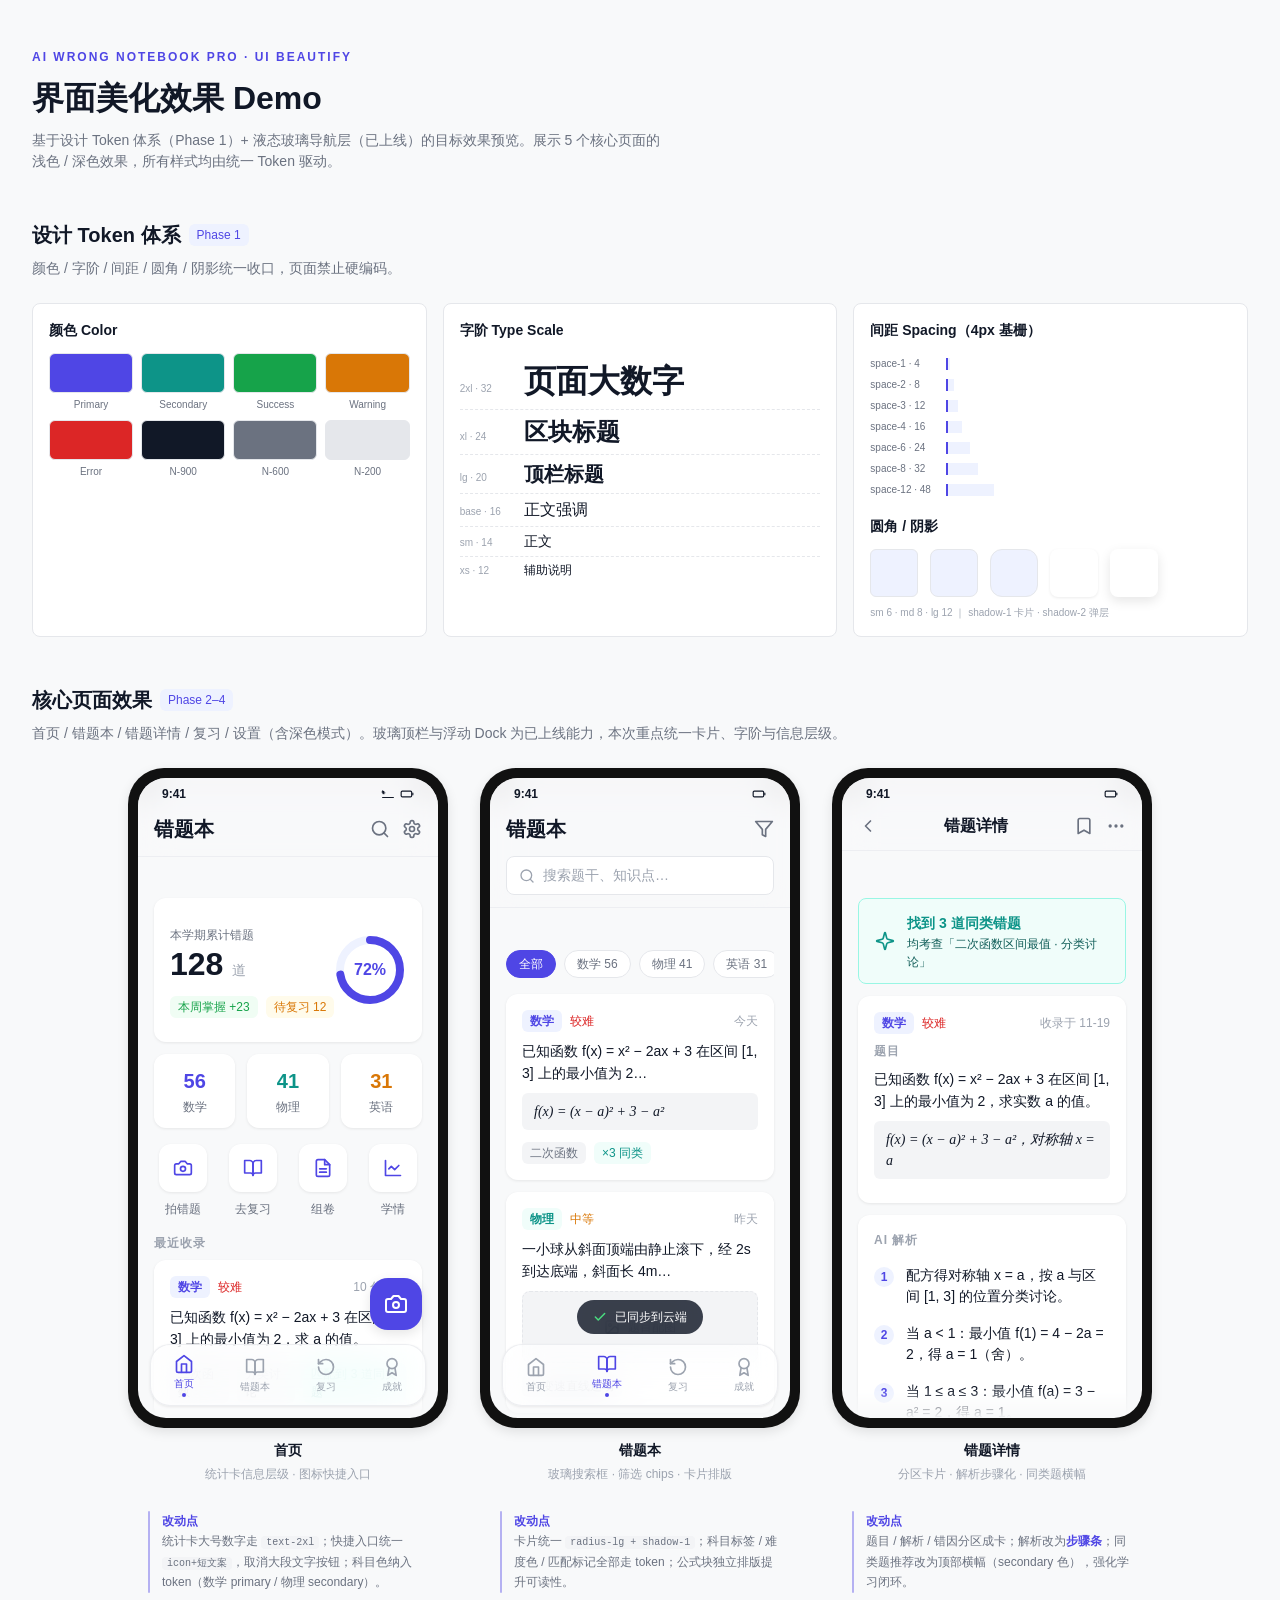
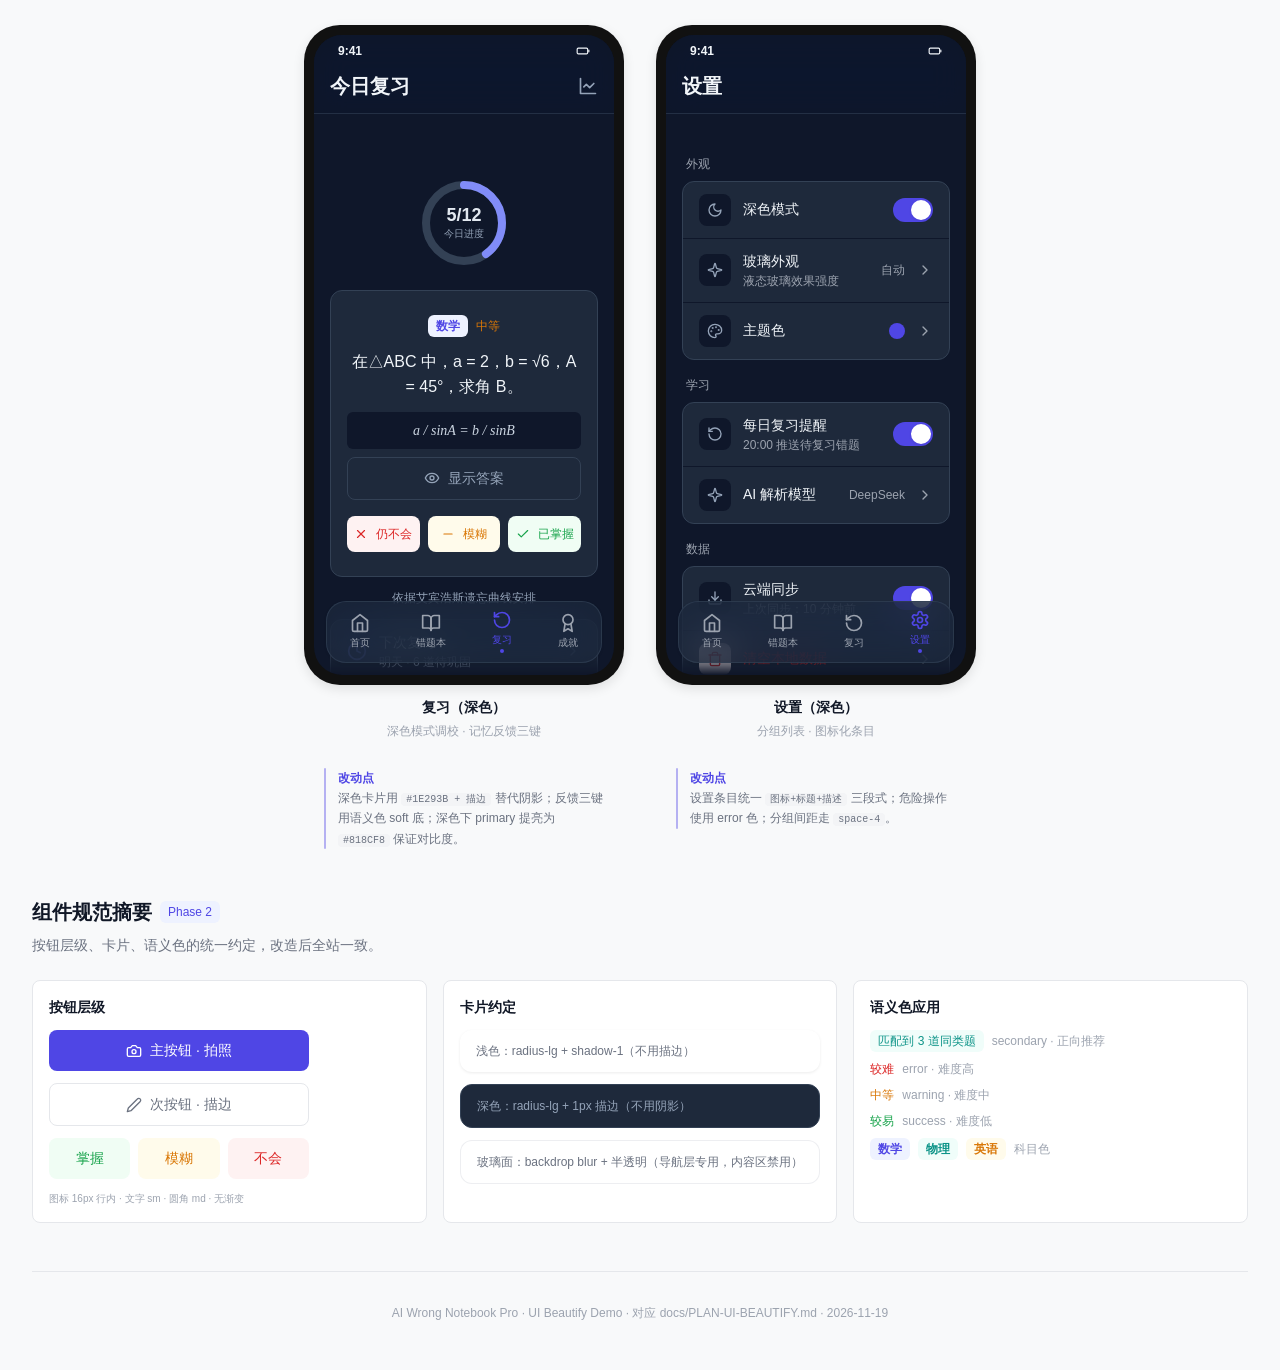
<file: design/ui-beautify-demo.html>
<!DOCTYPE html>
<html lang="zh-CN">
<head>
<meta charset="UTF-8">
<meta name="viewport" content="width=device-width, initial-scale=1.0">
<title>AI 错题本 · 界面美化 Demo</title>
<style>
/* ============ 设计 Token（对应 Phase 1 交付物） ============ */
:root {
  /* 颜色 */
  --color-primary: #4F46E5;
  --color-primary-dark: #4338CA;
  --color-primary-soft: #EEF2FF;
  --color-secondary: #0D9488;
  --color-secondary-soft: #F0FDFA;
  --color-neutral-900: #111827;
  --color-neutral-600: #6B7280;
  --color-neutral-400: #9CA3AF;
  --color-neutral-200: #E5E7EB;
  --color-neutral-100: #F3F4F6;
  --color-neutral-50: #F8F9FA;
  --color-success: #16A34A;
  --color-success-soft: #F0FDF4;
  --color-warning: #D97706;
  --color-warning-soft: #FFFBEB;
  --color-error: #DC2626;
  --color-error-soft: #FEF2F2;
  --color-bg: #FFFFFF;
  --color-bg-page: #F8F9FA;

  /* 字阶 */
  --text-xs: 12px;
  --text-sm: 14px;
  --text-base: 16px;
  --text-lg: 20px;
  --text-xl: 24px;
  --text-2xl: 32px;

  /* 间距（4px 基栅） */
  --space-1: 4px;
  --space-2: 8px;
  --space-3: 12px;
  --space-4: 16px;
  --space-6: 24px;
  --space-8: 32px;
  --space-12: 48px;

  /* 圆角 */
  --radius-sm: 6px;
  --radius-md: 8px;
  --radius-lg: 12px;

  /* 阴影（仅 2 级） */
  --shadow-1: 0 1px 3px rgba(0,0,0,0.08);
  --shadow-2: 0 4px 12px rgba(0,0,0,0.1);
}

/* ============ 展示页骨架 ============ */
* { margin: 0; padding: 0; box-sizing: border-box; }
body {
  font-family: "PingFang SC", "Microsoft YaHei", "Noto Sans SC", sans-serif;
  background: var(--color-bg-page);
  color: var(--color-neutral-900);
  line-height: 1.5;
  -webkit-font-smoothing: antialiased;
}
.page { max-width: 1280px; margin: 0 auto; padding: var(--space-12) var(--space-8); }

.hero { margin-bottom: var(--space-12); }
.hero .eyebrow {
  font-size: var(--text-xs); font-weight: 600; letter-spacing: 2px;
  color: var(--color-primary); text-transform: uppercase; margin-bottom: var(--space-3);
}
.hero h1 { font-size: var(--text-2xl); font-weight: 600; line-height: 1.25; margin-bottom: var(--space-3); }
.hero p { font-size: var(--text-sm); color: var(--color-neutral-600); max-width: 640px; }

.section-title {
  font-size: var(--text-lg); font-weight: 600; margin-bottom: var(--space-2);
  display: flex; align-items: center; gap: var(--space-2);
}
.section-title .badge {
  font-size: var(--text-xs); font-weight: 500; color: var(--color-primary);
  background: var(--color-primary-soft); padding: 2px 8px; border-radius: var(--radius-sm);
}
.section-desc { font-size: var(--text-sm); color: var(--color-neutral-600); margin-bottom: var(--space-6); }
section { margin-bottom: var(--space-12); }

/* ============ Token 展示区 ============ */
.token-grid { display: grid; grid-template-columns: repeat(auto-fit, minmax(280px, 1fr)); gap: var(--space-4); }
.token-card { background: var(--color-bg); border: 1px solid var(--color-neutral-200); border-radius: var(--radius-md); padding: var(--space-4); }
.token-card h3 { font-size: var(--text-sm); font-weight: 600; margin-bottom: var(--space-3); }
.swatches { display: grid; grid-template-columns: repeat(4, 1fr); gap: var(--space-2); }
.swatch { text-align: center; }
.swatch .chip { height: 40px; border-radius: var(--radius-sm); border: 1px solid var(--color-neutral-200); margin-bottom: var(--space-1); }
.swatch .name { font-size: 10px; color: var(--color-neutral-600); }
.type-row { display: flex; align-items: baseline; gap: var(--space-3); padding: var(--space-1) 0; border-bottom: 1px dashed var(--color-neutral-200); }
.type-row:last-child { border-bottom: none; }
.type-row .label { font-size: 10px; color: var(--color-neutral-400); width: 52px; flex-shrink: 0; }
.space-row { display: flex; align-items: center; gap: var(--space-3); padding: 3px 0; }
.space-row .bar { background: var(--color-primary-soft); border-left: 2px solid var(--color-primary); height: 12px; }
.space-row .label { font-size: 10px; color: var(--color-neutral-600); width: 64px; flex-shrink: 0; }

/* ============ 手机样机区 ============ */
.phones { display: flex; gap: var(--space-8); flex-wrap: wrap; justify-content: center; align-items: flex-start; }
.phone-col { display: flex; flex-direction: column; align-items: center; gap: var(--space-3); }
.phone-label { font-size: var(--text-sm); font-weight: 600; }
.phone-sub { font-size: var(--text-xs); color: var(--color-neutral-400); margin-top: -8px; }

.phone {
  width: 320px; height: 660px; border-radius: 36px; background: #111;
  padding: 10px; box-shadow: var(--shadow-2); position: relative; flex-shrink: 0;
}
.screen {
  width: 100%; height: 100%; border-radius: 28px; overflow: hidden;
  background: var(--color-bg-page); position: relative; display: flex; flex-direction: column;
}
.screen.dark { background: #0F172A; color: #F1F5F9; }

/* 状态栏 */
.statusbar {
  height: 32px; display: flex; align-items: center; justify-content: space-between;
  padding: 0 var(--space-6); font-size: var(--text-xs); font-weight: 600; flex-shrink: 0;
  position: relative; z-index: 20;
}
.statusbar .icons { display: flex; gap: 5px; align-items: center; }
.statusbar svg { width: 14px; height: 14px; }

/* 玻璃顶栏 */
.glass-topbar {
  position: absolute; top: 0; left: 0; right: 0; z-index: 10;
  padding: 36px var(--space-4) var(--space-3);
  background: rgba(248,249,250,0.72);
  -webkit-backdrop-filter: blur(16px) saturate(1.6); backdrop-filter: blur(16px) saturate(1.6);
  border-bottom: 1px solid rgba(229,231,235,0.6);
}
.dark .glass-topbar { background: rgba(15,23,42,0.72); border-bottom-color: rgba(51,65,85,0.6); }
.topbar-title { font-size: var(--text-lg); font-weight: 600; }
.topbar-row { display: flex; align-items: center; justify-content: space-between; }
.topbar-actions { display: flex; gap: var(--space-3); color: var(--color-neutral-600); }
.dark .topbar-actions { color: #94A3B8; }
.topbar-actions svg { width: 20px; height: 20px; }

/* 内容滚动区 */
.scroll-body {
  flex: 1; overflow-y: auto; padding: 88px var(--space-4) 96px; scrollbar-width: none;
  -webkit-mask-image: linear-gradient(to bottom, #000 calc(100% - 28px), transparent 100%);
  mask-image: linear-gradient(to bottom, #000 calc(100% - 28px), transparent 100%);
}
.scroll-body::-webkit-scrollbar { display: none; }

/* 玻璃 Dock */
.glass-dock {
  position: absolute; left: var(--space-3); right: var(--space-3); bottom: var(--space-3); z-index: 10;
  height: 62px; border-radius: 20px;
  background: rgba(255,255,255,0.72);
  -webkit-backdrop-filter: blur(20px) saturate(1.8); backdrop-filter: blur(20px) saturate(1.8);
  border: 1px solid rgba(229,231,235,0.7);
  box-shadow: var(--shadow-1);
  display: flex; align-items: center; justify-content: space-around;
}
.dark .glass-dock { background: rgba(30,41,59,0.72); border-color: rgba(51,65,85,0.7); }
.dock-item { display: flex; flex-direction: column; align-items: center; gap: 2px; color: var(--color-neutral-400); font-size: 10px; }
.dock-item.active { color: var(--color-primary); }
.dock-item svg { width: 20px; height: 20px; }
.dock-item.active .dot { width: 4px; height: 4px; border-radius: 50%; background: var(--color-primary); }

/* ============ 组件 ============ */
.card { background: var(--color-bg); border-radius: var(--radius-lg); box-shadow: var(--shadow-1); padding: var(--space-4); }
.dark .card { background: #1E293B; box-shadow: none; border: 1px solid #334155; }

/* 首页统计卡 */
.stat-hero { padding: var(--space-6) var(--space-4); margin-bottom: var(--space-3); position: relative; overflow: hidden; }
.stat-hero .num { font-size: var(--text-2xl); font-weight: 600; line-height: 1.25; }
.stat-hero .label { font-size: var(--text-xs); color: var(--color-neutral-600); margin-top: var(--space-1); }
.dark .stat-hero .label { color: #94A3B8; }
.stat-ring { position: absolute; right: var(--space-4); top: 50%; transform: translateY(-50%); }
.stat-grid { display: grid; grid-template-columns: 1fr 1fr 1fr; gap: var(--space-3); margin-bottom: var(--space-4); }
.stat-mini { text-align: center; padding: var(--space-3) var(--space-2); }
.stat-mini .num { font-size: var(--text-lg); font-weight: 600; }
.stat-mini .label { font-size: var(--text-xs); color: var(--color-neutral-600); margin-top: 2px; }
.dark .stat-mini .label { color: #94A3B8; }

/* 快捷操作 */
.quick-actions { display: grid; grid-template-columns: repeat(4, 1fr); gap: var(--space-3); margin-bottom: var(--space-4); }
.quick-item { display: flex; flex-direction: column; align-items: center; gap: var(--space-2); font-size: var(--text-xs); color: var(--color-neutral-600); }
.dark .quick-item { color: #94A3B8; }
.quick-icon {
  width: 48px; height: 48px; border-radius: var(--radius-lg); display: flex; align-items: center; justify-content: center;
  background: var(--color-bg); box-shadow: var(--shadow-1); color: var(--color-primary);
}
.dark .quick-icon { background: #1E293B; box-shadow: none; border: 1px solid #334155; }
.quick-icon svg { width: 20px; height: 20px; }

/* 错题卡片 */
.q-card { margin-bottom: var(--space-3); }
.q-head { display: flex; align-items: center; gap: var(--space-2); margin-bottom: var(--space-2); }
.q-subject {
  font-size: var(--text-xs); font-weight: 600; padding: 2px 8px; border-radius: var(--radius-sm);
  background: var(--color-primary-soft); color: var(--color-primary);
}
.q-subject.teal { background: var(--color-secondary-soft); color: var(--color-secondary); }
.q-diff { font-size: var(--text-xs); font-weight: 500; }
.q-diff.easy { color: var(--color-success); }
.q-diff.mid { color: var(--color-warning); }
.q-diff.hard { color: var(--color-error); }
.q-time { margin-left: auto; font-size: var(--text-xs); color: var(--color-neutral-400); }
.q-body { font-size: var(--text-sm); line-height: 1.6; color: var(--color-neutral-900); }
.dark .q-body { color: #E2E8F0; }
.q-formula {
  font-family: "Times New Roman", serif; font-style: italic; background: var(--color-neutral-100);
  border-radius: var(--radius-sm); padding: var(--space-2) var(--space-3); margin: var(--space-2) 0;
  font-size: var(--text-sm); color: var(--color-neutral-900);
}
.dark .q-formula { background: #0F172A; color: #CBD5E1; }
.q-img {
  height: 72px; border-radius: var(--radius-md); background: var(--color-neutral-100);
  border: 1px dashed var(--color-neutral-200); display: flex; align-items: center; justify-content: center;
  color: var(--color-neutral-400); font-size: var(--text-xs); margin-top: var(--space-2); gap: var(--space-2);
}
.dark .q-img { background: #0F172A; border-color: #334155; }
.q-foot { display: flex; align-items: center; gap: var(--space-2); margin-top: var(--space-3); }
.q-tag { font-size: var(--text-xs); color: var(--color-neutral-600); background: var(--color-neutral-100); padding: 2px 8px; border-radius: var(--radius-sm); }
.dark .q-tag { background: #0F172A; color: #94A3B8; }
.q-tag.match { color: var(--color-secondary); background: var(--color-secondary-soft); font-weight: 500; }

/* 搜索框 + 筛选 chips */
.search-bar {
  display: flex; align-items: center; gap: var(--space-2); padding: var(--space-2) var(--space-3);
  background: var(--color-bg); border: 1px solid var(--color-neutral-200); border-radius: var(--radius-md);
  color: var(--color-neutral-400); font-size: var(--text-sm); margin-bottom: var(--space-3);
}
.dark .search-bar { background: #1E293B; border-color: #334155; }
.search-bar svg { width: 16px; height: 16px; }
.chip-row { display: flex; gap: var(--space-2); margin-bottom: var(--space-4); overflow: hidden; }
.chip {
  font-size: var(--text-xs); padding: 4px 12px; border-radius: 999px; white-space: nowrap;
  background: var(--color-bg); border: 1px solid var(--color-neutral-200); color: var(--color-neutral-600);
}
.dark .chip { background: #1E293B; border-color: #334155; color: #94A3B8; }
.chip.active { background: var(--color-primary); border-color: var(--color-primary); color: #fff; font-weight: 500; }

/* 详情页 */
.detail-section { margin-bottom: var(--space-3); }
.detail-label { font-size: var(--text-xs); font-weight: 600; color: var(--color-neutral-400); letter-spacing: 1px; margin-bottom: var(--space-2); }
.analysis-step { display: flex; gap: var(--space-3); padding: var(--space-2) 0; }
.step-num {
  width: 20px; height: 20px; border-radius: 50%; background: var(--color-primary-soft); color: var(--color-primary);
  font-size: var(--text-xs); font-weight: 600; display: flex; align-items: center; justify-content: center; flex-shrink: 0; margin-top: 2px;
}
.analysis-step p { font-size: var(--text-sm); }
.similar-banner {
  display: flex; align-items: center; gap: var(--space-3); padding: var(--space-3) var(--space-4);
  background: var(--color-secondary-soft); border: 1px solid #99F6E4; border-radius: var(--radius-md); margin-bottom: var(--space-3);
}
.similar-banner .icon { color: var(--color-secondary); flex-shrink: 0; }
.similar-banner .icon svg { width: 20px; height: 20px; display: block; }
.similar-banner p { font-size: var(--text-xs); color: #115E59; }
.similar-banner b { font-size: var(--text-sm); color: var(--color-secondary); }

/* 复习页 */
.review-progress { text-align: center; padding: var(--space-6) 0 var(--space-4); }
.review-card { padding: var(--space-6) var(--space-4); text-align: center; }
.review-card .q-text { font-size: var(--text-base); font-weight: 500; line-height: 1.6; margin: var(--space-3) 0; }
.review-actions { display: grid; grid-template-columns: 1fr 1fr 1fr; gap: var(--space-2); margin-top: var(--space-4); }
.review-actions .btn { font-size: var(--text-xs); padding: 9px 0; white-space: nowrap; }
.review-actions .btn svg { width: 14px; height: 14px; }
.btn {
  border: none; border-radius: var(--radius-md); padding: 10px 0; font-size: var(--text-sm); font-weight: 500;
  display: flex; align-items: center; justify-content: center; gap: var(--space-2); cursor: default;
}
.btn svg { width: 16px; height: 16px; }
.btn-error { background: var(--color-error-soft); color: var(--color-error); }
.btn-mid { background: var(--color-warning-soft); color: var(--color-warning); }
.btn-ok { background: var(--color-success-soft); color: var(--color-success); }
.btn-primary { background: var(--color-primary); color: #fff; }
.btn-outline { background: transparent; border: 1px solid var(--color-neutral-200); color: var(--color-neutral-600); }
.dark .btn-outline { border-color: #334155; color: #94A3B8; }

/* 设置页 */
.setting-group { margin-bottom: var(--space-4); }
.setting-group .group-title { font-size: var(--text-xs); color: var(--color-neutral-400); padding: 0 var(--space-1); margin-bottom: var(--space-2); }
.setting-list { padding: 0; overflow: hidden; }
.setting-item {
  display: flex; align-items: center; gap: var(--space-3); padding: var(--space-3) var(--space-4);
  border-bottom: 1px solid var(--color-neutral-100);
}
.dark .setting-item { border-bottom-color: #0F172A; }
.setting-item:last-child { border-bottom: none; }
.setting-item .s-icon {
  width: 32px; height: 32px; border-radius: var(--radius-md); display: flex; align-items: center; justify-content: center;
  background: var(--color-neutral-100); color: var(--color-neutral-600); flex-shrink: 0;
}
.dark .setting-item .s-icon { background: #0F172A; color: #94A3B8; }
.setting-item .s-icon svg { width: 16px; height: 16px; }
.setting-item .s-main { flex: 1; }
.setting-item .s-title { font-size: var(--text-sm); font-weight: 500; }
.setting-item .s-desc { font-size: var(--text-xs); color: var(--color-neutral-400); }
.setting-item .s-value { font-size: var(--text-xs); color: var(--color-neutral-400); }
.setting-item .chev { color: var(--color-neutral-400); }
.setting-item .chev svg { width: 16px; height: 16px; display: block; }

/* 开关 */
.switch { width: 40px; height: 24px; border-radius: 999px; background: var(--color-primary); position: relative; flex-shrink: 0; }
.switch::after { content: ""; position: absolute; top: 2px; right: 2px; width: 20px; height: 20px; border-radius: 50%; background: #fff; box-shadow: var(--shadow-1); }
.switch.off { background: var(--color-neutral-200); }
.switch.off::after { right: auto; left: 2px; }

/* 拍照浮动按钮 */
.fab {
  position: absolute; right: var(--space-4); bottom: 88px; z-index: 11;
  width: 52px; height: 52px; border-radius: 18px; background: var(--color-primary); color: #fff;
  display: flex; align-items: center; justify-content: center; box-shadow: var(--shadow-2);
}
.fab svg { width: 24px; height: 24px; }

/* 空状态 */
.empty-state { text-align: center; padding: var(--space-8) var(--space-4); color: var(--color-neutral-400); }
.empty-state svg { width: 48px; height: 48px; margin-bottom: var(--space-3); opacity: 0.5; }
.empty-state .title { font-size: var(--text-base); font-weight: 500; color: var(--color-neutral-600); margin-bottom: var(--space-1); }
.empty-state .desc { font-size: var(--text-sm); }

/* 玻璃 Toast */
.glass-toast {
  position: absolute; bottom: 84px; left: 50%; transform: translateX(-50%); z-index: 30;
  display: flex; align-items: center; gap: var(--space-2); padding: var(--space-2) var(--space-4);
  background: rgba(17,24,39,0.82); -webkit-backdrop-filter: blur(12px); backdrop-filter: blur(12px);
  border-radius: 999px; color: #fff; font-size: var(--text-xs);
}
.glass-toast svg { width: 14px; height: 14px; color: #4ADE80; }

/* 标注箭头 */
.annot { display: flex; align-items: flex-start; gap: var(--space-3); margin-top: var(--space-4); max-width: 280px; }
.annot .line { width: 2px; align-self: stretch; background: var(--color-primary); border-radius: 2px; flex-shrink: 0; opacity: 0.4; }
.annot .txt { font-size: var(--text-xs); color: var(--color-neutral-600); line-height: 1.7; }
.annot .txt b { color: var(--color-primary); font-weight: 600; }
.annot .txt code { background: var(--color-neutral-100); padding: 1px 5px; border-radius: 4px; font-size: 10px; font-family: Consolas, monospace; }

.footer { text-align: center; font-size: var(--text-xs); color: var(--color-neutral-400); padding-top: var(--space-8); border-top: 1px solid var(--color-neutral-200); }

@media (max-width: 720px) {
  .page { padding: var(--space-6) var(--space-4); }
  .phone { width: 300px; height: 620px; }
}
</style>
</head>
<body>
<div class="page">

  <!-- ============ 头部 ============ -->
  <header class="hero">
    <div class="eyebrow">AI Wrong Notebook Pro · UI Beautify</div>
    <h1>界面美化效果 Demo</h1>
    <p>基于设计 Token 体系（Phase 1）+ 液态玻璃导航层（已上线）的目标效果预览。展示 5 个核心页面的浅色 / 深色效果，所有样式均由统一 Token 驱动。</p>
  </header>

  <!-- ============ Token 展示 ============ -->
  <section>
    <div class="section-title">设计 Token 体系 <span class="badge">Phase 1</span></div>
    <p class="section-desc">颜色 / 字阶 / 间距 / 圆角 / 阴影统一收口，页面禁止硬编码。</p>
    <div class="token-grid">
      <div class="token-card">
        <h3>颜色 Color</h3>
        <div class="swatches">
          <div class="swatch"><div class="chip" style="background:#4F46E5"></div><div class="name">Primary</div></div>
          <div class="swatch"><div class="chip" style="background:#0D9488"></div><div class="name">Secondary</div></div>
          <div class="swatch"><div class="chip" style="background:#16A34A"></div><div class="name">Success</div></div>
          <div class="swatch"><div class="chip" style="background:#D97706"></div><div class="name">Warning</div></div>
          <div class="swatch"><div class="chip" style="background:#DC2626"></div><div class="name">Error</div></div>
          <div class="swatch"><div class="chip" style="background:#111827"></div><div class="name">N-900</div></div>
          <div class="swatch"><div class="chip" style="background:#6B7280"></div><div class="name">N-600</div></div>
          <div class="swatch"><div class="chip" style="background:#E5E7EB"></div><div class="name">N-200</div></div>
        </div>
      </div>
      <div class="token-card">
        <h3>字阶 Type Scale</h3>
        <div class="type-row"><span class="label">2xl · 32</span><span style="font-size:32px;font-weight:600">页面大数字</span></div>
        <div class="type-row"><span class="label">xl · 24</span><span style="font-size:24px;font-weight:600">区块标题</span></div>
        <div class="type-row"><span class="label">lg · 20</span><span style="font-size:20px;font-weight:600">顶栏标题</span></div>
        <div class="type-row"><span class="label">base · 16</span><span style="font-size:16px">正文强调</span></div>
        <div class="type-row"><span class="label">sm · 14</span><span style="font-size:14px">正文</span></div>
        <div class="type-row"><span class="label">xs · 12</span><span style="font-size:12px">辅助说明</span></div>
      </div>
      <div class="token-card">
        <h3>间距 Spacing（4px 基栅）</h3>
        <div class="space-row"><span class="label">space-1 · 4</span><span class="bar" style="width:4px"></span></div>
        <div class="space-row"><span class="label">space-2 · 8</span><span class="bar" style="width:8px"></span></div>
        <div class="space-row"><span class="label">space-3 · 12</span><span class="bar" style="width:12px"></span></div>
        <div class="space-row"><span class="label">space-4 · 16</span><span class="bar" style="width:16px"></span></div>
        <div class="space-row"><span class="label">space-6 · 24</span><span class="bar" style="width:24px"></span></div>
        <div class="space-row"><span class="label">space-8 · 32</span><span class="bar" style="width:32px"></span></div>
        <div class="space-row"><span class="label">space-12 · 48</span><span class="bar" style="width:48px"></span></div>
        <h3 style="margin-top:16px">圆角 / 阴影</h3>
        <div style="display:flex;gap:12px;align-items:center">
          <div style="width:48px;height:48px;background:#EEF2FF;border-radius:6px;border:1px solid #E5E7EB"></div>
          <div style="width:48px;height:48px;background:#EEF2FF;border-radius:8px;border:1px solid #E5E7EB"></div>
          <div style="width:48px;height:48px;background:#EEF2FF;border-radius:12px;border:1px solid #E5E7EB"></div>
          <div style="width:48px;height:48px;background:#fff;border-radius:8px;box-shadow:0 1px 3px rgba(0,0,0,0.08)"></div>
          <div style="width:48px;height:48px;background:#fff;border-radius:8px;box-shadow:0 4px 12px rgba(0,0,0,0.1)"></div>
        </div>
        <div style="font-size:10px;color:var(--color-neutral-400);margin-top:8px">sm 6 · md 8 · lg 12 ｜ shadow-1 卡片 · shadow-2 弹层</div>
      </div>
    </div>
  </section>

  <!-- ============ 手机样机 ============ -->
  <section>
    <div class="section-title">核心页面效果 <span class="badge">Phase 2–4</span></div>
    <p class="section-desc">首页 / 错题本 / 错题详情 / 复习 / 设置（含深色模式）。玻璃顶栏与浮动 Dock 为已上线能力，本次重点统一卡片、字阶与信息层级。</p>

    <div class="phones">

      <!-- ===== 首页（浅色） ===== -->
      <div class="phone-col">
        <div class="phone">
          <div class="screen">
            <div class="glass-topbar">
              <div class="topbar-row">
                <div class="topbar-title">错题本</div>
                <div class="topbar-actions">
                  <svg viewBox="0 0 24 24" fill="none" stroke="currentColor" stroke-width="2" stroke-linecap="round" stroke-linejoin="round"><circle cx="11" cy="11" r="8"/><path d="m21 21-4.3-4.3"/></svg>
                  <svg viewBox="0 0 24 24" fill="none" stroke="currentColor" stroke-width="2" stroke-linecap="round" stroke-linejoin="round"><path d="M12.22 2h-.44a2 2 0 0 0-2 2v.18a2 2 0 0 1-1 1.73l-.43.25a2 2 0 0 1-2 0l-.15-.08a2 2 0 0 0-2.73.73l-.22.38a2 2 0 0 0 .73 2.73l.15.1a2 2 0 0 1 1 1.72v.51a2 2 0 0 1-1 1.74l-.15.09a2 2 0 0 0-.73 2.73l.22.38a2 2 0 0 0 2.73.73l.15-.08a2 2 0 0 1 2 0l.43.25a2 2 0 0 1 1 1.73V20a2 2 0 0 0 2 2h.44a2 2 0 0 0 2-2v-.18a2 2 0 0 1 1-1.73l.43-.25a2 2 0 0 1 2 0l.15.08a2 2 0 0 0 2.73-.73l.22-.39a2 2 0 0 0-.73-2.73l-.15-.08a2 2 0 0 1-1-1.74v-.5a2 2 0 0 1 1-1.74l.15-.09a2 2 0 0 0 .73-2.73l-.22-.38a2 2 0 0 0-2.73-.73l-.15.08a2 2 0 0 1-2 0l-.43-.25a2 2 0 0 1-1-1.73V4a2 2 0 0 0-2-2z"/><circle cx="12" cy="12" r="3"/></svg>
                </div>
              </div>
            </div>
            <div class="statusbar"><span>9:41</span><div class="icons"><svg viewBox="0 0 24 24" fill="currentColor"><path d="M2 17h20v2H2zm1.15-4.05L4 11.47l.85 1.48 1.3-.75-.85-1.48H7.5v-1.5H5.3l.85-1.47-1.3-.75-.85 1.48-1.15.67V8.5h1.5l.85-1.48-1.3-.75L3.6 7l-.85-1.48L1.45 6.3l.85 1.48H1v1.5h1.3l-.85 1.48 1.3.75.85-1.5z"/></svg><svg viewBox="0 0 24 24" fill="none" stroke="currentColor" stroke-width="2"><rect x="2" y="7" width="18" height="10" rx="2"/><path d="M22 10v4"/></svg></div></div>
            <div class="scroll-body">
              <div class="card stat-hero">
                <div class="label">本学期累计错题</div>
                <div class="num">128 <span style="font-size:14px;font-weight:400;color:var(--color-neutral-400)">道</span></div>
                <div style="display:flex;gap:8px;margin-top:12px">
                  <span style="font-size:12px;color:var(--color-success);background:var(--color-success-soft);padding:2px 8px;border-radius:6px;font-weight:500">本周掌握 +23</span>
                  <span style="font-size:12px;color:var(--color-warning);background:var(--color-warning-soft);padding:2px 8px;border-radius:6px;font-weight:500">待复习 12</span>
                </div>
                <svg class="stat-ring" width="72" height="72" viewBox="0 0 72 72">
                  <circle cx="36" cy="36" r="30" fill="none" stroke="#EEF2FF" stroke-width="8"/>
                  <circle cx="36" cy="36" r="30" fill="none" stroke="#4F46E5" stroke-width="8" stroke-linecap="round" stroke-dasharray="188.5" stroke-dashoffset="52" transform="rotate(-90 36 36)"/>
                  <text x="36" y="41" text-anchor="middle" font-size="16" font-weight="600" fill="#4F46E5">72%</text>
                </svg>
              </div>
              <div class="stat-grid">
                <div class="card stat-mini"><div class="num" style="color:var(--color-primary)">56</div><div class="label">数学</div></div>
                <div class="card stat-mini"><div class="num" style="color:var(--color-secondary)">41</div><div class="label">物理</div></div>
                <div class="card stat-mini"><div class="num" style="color:var(--color-warning)">31</div><div class="label">英语</div></div>
              </div>
              <div class="quick-actions">
                <div class="quick-item"><div class="quick-icon"><svg viewBox="0 0 24 24" fill="none" stroke="currentColor" stroke-width="2" stroke-linecap="round" stroke-linejoin="round"><path d="M14.5 4h-5L7 7H4a2 2 0 0 0-2 2v9a2 2 0 0 0 2 2h16a2 2 0 0 0 2-2V9a2 2 0 0 0-2-2h-3l-2.5-3z"/><circle cx="12" cy="13" r="3"/></svg></div>拍错题</div>
                <div class="quick-item"><div class="quick-icon"><svg viewBox="0 0 24 24" fill="none" stroke="currentColor" stroke-width="2" stroke-linecap="round" stroke-linejoin="round"><path d="M2 3h6a4 4 0 0 1 4 4v14a3 3 0 0 0-3-3H2z"/><path d="M22 3h-6a4 4 0 0 0-4 4v14a3 3 0 0 1 3-3h7z"/></svg></div>去复习</div>
                <div class="quick-item"><div class="quick-icon"><svg viewBox="0 0 24 24" fill="none" stroke="currentColor" stroke-width="2" stroke-linecap="round" stroke-linejoin="round"><path d="M14 2H6a2 2 0 0 0-2 2v16a2 2 0 0 0 2 2h12a2 2 0 0 0 2-2V8z"/><path d="M14 2v6h6"/><path d="M16 13H8"/><path d="M16 17H8"/></svg></div>组卷</div>
                <div class="quick-item"><div class="quick-icon"><svg viewBox="0 0 24 24" fill="none" stroke="currentColor" stroke-width="2" stroke-linecap="round" stroke-linejoin="round"><path d="M3 3v18h18"/><path d="m19 9-5 5-4-4-3 3"/></svg></div>学情</div>
              </div>
              <div class="detail-label">最近收录</div>
              <div class="card q-card">
                <div class="q-head"><span class="q-subject">数学</span><span class="q-diff hard">较难</span><span class="q-time">10 分钟前</span></div>
                <div class="q-body">已知函数 f(x) = x² − 2ax + 3 在区间 [1, 3] 上的最小值为 2，求 a 的值。</div>
                <div class="q-foot"><span class="q-tag">二次函数</span><span class="q-tag">分类讨论</span><span class="q-tag match">匹配到 3 道同类题</span></div>
              </div>
              <div class="card q-card">
                <div class="q-head"><span class="q-subject teal">物理</span><span class="q-diff mid">中等</span><span class="q-time">昨天</span></div>
                <div class="q-body">一小球从斜面顶端由静止滚下，经 2s 到达底端，斜面长 4m，求加速度。</div>
                <div class="q-foot"><span class="q-tag">匀变速直线运动</span></div>
              </div>
            </div>
            <div class="fab"><svg viewBox="0 0 24 24" fill="none" stroke="currentColor" stroke-width="2" stroke-linecap="round" stroke-linejoin="round"><path d="M14.5 4h-5L7 7H4a2 2 0 0 0-2 2v9a2 2 0 0 0 2 2h16a2 2 0 0 0 2-2V9a2 2 0 0 0-2-2h-3l-2.5-3z"/><circle cx="12" cy="13" r="3"/></svg></div>
            <div class="glass-dock">
              <div class="dock-item active"><svg viewBox="0 0 24 24" fill="none" stroke="currentColor" stroke-width="2" stroke-linecap="round" stroke-linejoin="round"><path d="m3 9 9-7 9 7v11a2 2 0 0 1-2 2H5a2 2 0 0 1-2-2z"/><path d="M9 22V12h6v10"/></svg>首页<span class="dot"></span></div>
              <div class="dock-item"><svg viewBox="0 0 24 24" fill="none" stroke="currentColor" stroke-width="2" stroke-linecap="round" stroke-linejoin="round"><path d="M2 3h6a4 4 0 0 1 4 4v14a3 3 0 0 0-3-3H2z"/><path d="M22 3h-6a4 4 0 0 0-4 4v14a3 3 0 0 1 3-3h7z"/></svg>错题本</div>
              <div class="dock-item"><svg viewBox="0 0 24 24" fill="none" stroke="currentColor" stroke-width="2" stroke-linecap="round" stroke-linejoin="round"><path d="M3 12a9 9 0 1 0 9-9 9.75 9.75 0 0 0-6.74 2.74L3 8"/><path d="M3 3v5h5"/></svg>复习</div>
              <div class="dock-item"><svg viewBox="0 0 24 24" fill="none" stroke="currentColor" stroke-width="2" stroke-linecap="round" stroke-linejoin="round"><circle cx="12" cy="8" r="6"/><path d="M15.477 12.89 17 22l-5-3-5 3 1.523-9.11"/></svg>成就</div>
            </div>
          </div>
        </div>
        <div class="phone-label">首页</div>
        <div class="phone-sub">统计卡信息层级 · 图标快捷入口</div>
        <div class="annot"><div class="line"></div><div class="txt"><b>改动点</b><br>统计卡大号数字走 <code>text-2xl</code>；快捷入口统一 <code>icon+短文案</code>，取消大段文字按钮；科目色纳入 token（数学 primary / 物理 secondary）。</div></div>
      </div>

      <!-- ===== 错题本（浅色） ===== -->
      <div class="phone-col">
        <div class="phone">
          <div class="screen">
            <div class="statusbar" style="z-index:20"><span>9:41</span><div class="icons"><svg viewBox="0 0 24 24" fill="none" stroke="currentColor" stroke-width="2"><rect x="2" y="7" width="18" height="10" rx="2"/><path d="M22 10v4"/></svg></div></div>
            <div class="glass-toast"><svg viewBox="0 0 24 24" fill="none" stroke="currentColor" stroke-width="2.5" stroke-linecap="round" stroke-linejoin="round"><path d="M20 6 9 17l-5-5"/></svg>已同步到云端</div>
            <div class="glass-topbar">
              <div class="topbar-row">
                <div class="topbar-title">错题本</div>
                <div class="topbar-actions">
                  <svg viewBox="0 0 24 24" fill="none" stroke="currentColor" stroke-width="2" stroke-linecap="round" stroke-linejoin="round"><polygon points="22 3 2 3 10 12.46 10 19 14 21 14 12.46 22 3"/></svg>
                </div>
              </div>
              <div class="search-bar" style="margin:12px 0 0">
                <svg viewBox="0 0 24 24" fill="none" stroke="currentColor" stroke-width="2" stroke-linecap="round" stroke-linejoin="round"><circle cx="11" cy="11" r="8"/><path d="m21 21-4.3-4.3"/></svg>
                搜索题干、知识点…
              </div>
            </div>
            <div class="scroll-body" style="padding-top:140px">
              <div class="chip-row">
                <span class="chip active">全部</span><span class="chip">数学 56</span><span class="chip">物理 41</span><span class="chip">英语 31</span><span class="chip">未掌握</span>
              </div>
              <div class="card q-card">
                <div class="q-head"><span class="q-subject">数学</span><span class="q-diff hard">较难</span><span class="q-time">今天</span></div>
                <div class="q-body">已知函数 f(x) = x² − 2ax + 3 在区间 [1, 3] 上的最小值为 2…</div>
                <div class="q-formula">f(x) = (x − a)² + 3 − a²</div>
                <div class="q-foot"><span class="q-tag">二次函数</span><span class="q-tag match">×3 同类</span></div>
              </div>
              <div class="card q-card">
                <div class="q-head"><span class="q-subject teal">物理</span><span class="q-diff mid">中等</span><span class="q-time">昨天</span></div>
                <div class="q-body">一小球从斜面顶端由静止滚下，经 2s 到达底端，斜面长 4m…</div>
                <div class="q-img"><svg width="16" height="16" viewBox="0 0 24 24" fill="none" stroke="currentColor" stroke-width="2" stroke-linecap="round" stroke-linejoin="round"><rect width="18" height="18" x="3" y="3" rx="2"/><circle cx="9" cy="9" r="2"/><path d="m21 15-3.086-3.086a2 2 0 0 0-2.828 0L6 21"/></svg>题目配图</div>
                <div class="q-foot"><span class="q-tag">匀变速直线运动</span></div>
              </div>
              <div class="card q-card">
                <div class="q-head"><span class="q-subject" style="background:var(--color-warning-soft);color:var(--color-warning)">英语</span><span class="q-diff easy">较易</span><span class="q-time">3 天前</span></div>
                <div class="q-body">— Have you finished your report? — Not yet. I ______ it tomorrow.</div>
                <div class="q-foot"><span class="q-tag">时态</span><span class="q-tag">将来完成时</span></div>
              </div>
              <div class="card q-card">
                <div class="q-head"><span class="q-subject">数学</span><span class="q-diff mid">中等</span><span class="q-time">5 天前</span></div>
                <div class="q-body">在△ABC 中，角 A、B、C 所对的边分别为 a、b、c，若 a = 2…</div>
                <div class="q-foot"><span class="q-tag">解三角形</span><span class="q-tag">正弦定理</span></div>
              </div>
            </div>
            <div class="glass-dock">
              <div class="dock-item"><svg viewBox="0 0 24 24" fill="none" stroke="currentColor" stroke-width="2" stroke-linecap="round" stroke-linejoin="round"><path d="m3 9 9-7 9 7v11a2 2 0 0 1-2 2H5a2 2 0 0 1-2-2z"/><path d="M9 22V12h6v10"/></svg>首页</div>
              <div class="dock-item active"><svg viewBox="0 0 24 24" fill="none" stroke="currentColor" stroke-width="2" stroke-linecap="round" stroke-linejoin="round"><path d="M2 3h6a4 4 0 0 1 4 4v14a3 3 0 0 0-3-3H2z"/><path d="M22 3h-6a4 4 0 0 0-4 4v14a3 3 0 0 1 3-3h7z"/></svg>错题本<span class="dot"></span></div>
              <div class="dock-item"><svg viewBox="0 0 24 24" fill="none" stroke="currentColor" stroke-width="2" stroke-linecap="round" stroke-linejoin="round"><path d="M3 12a9 9 0 1 0 9-9 9.75 9.75 0 0 0-6.74 2.74L3 8"/><path d="M3 3v5h5"/></svg>复习</div>
              <div class="dock-item"><svg viewBox="0 0 24 24" fill="none" stroke="currentColor" stroke-width="2" stroke-linecap="round" stroke-linejoin="round"><circle cx="12" cy="8" r="6"/><path d="M15.477 12.89 17 22l-5-3-5 3 1.523-9.11"/></svg>成就</div>
            </div>
          </div>
        </div>
        <div class="phone-label">错题本</div>
        <div class="phone-sub">玻璃搜索框 · 筛选 chips · 卡片排版</div>
        <div class="annot"><div class="line"></div><div class="txt"><b>改动点</b><br>卡片统一 <code>radius-lg + shadow-1</code>；科目标签 / 难度色 / 匹配标记全部走 token；公式块独立排版提升可读性。</div></div>
      </div>

      <!-- ===== 错题详情（浅色） ===== -->
      <div class="phone-col">
        <div class="phone">
          <div class="screen">
            <div class="glass-topbar">
              <div class="topbar-row">
                <div class="topbar-actions" style="gap:16px">
                  <svg viewBox="0 0 24 24" fill="none" stroke="currentColor" stroke-width="2" stroke-linecap="round" stroke-linejoin="round"><path d="m15 18-6-6 6-6"/></svg>
                </div>
                <div class="topbar-title" style="font-size:16px">错题详情</div>
                <div class="topbar-actions">
                  <svg viewBox="0 0 24 24" fill="none" stroke="currentColor" stroke-width="2" stroke-linecap="round" stroke-linejoin="round"><path d="m19 21-7-4-7 4V5a2 2 0 0 1 2-2h10a2 2 0 0 1 2 2v16z"/></svg>
                  <svg viewBox="0 0 24 24" fill="none" stroke="currentColor" stroke-width="2" stroke-linecap="round" stroke-linejoin="round"><circle cx="12" cy="12" r="1"/><circle cx="19" cy="12" r="1"/><circle cx="5" cy="12" r="1"/></svg>
                </div>
              </div>
            </div>
            <div class="statusbar"><span>9:41</span><div class="icons"><svg viewBox="0 0 24 24" fill="none" stroke="currentColor" stroke-width="2"><rect x="2" y="7" width="18" height="10" rx="2"/><path d="M22 10v4"/></svg></div></div>
            <div class="scroll-body">
              <div class="similar-banner">
                <div class="icon"><svg viewBox="0 0 24 24" fill="none" stroke="currentColor" stroke-width="2" stroke-linecap="round" stroke-linejoin="round"><path d="M9.937 15.5A2 2 0 0 0 8.5 14.063l-6.135-1.582a.5.5 0 0 1 0-.962L8.5 9.936A2 2 0 0 0 9.937 8.5l1.582-6.135a.5.5 0 0 1 .963 0L14.063 8.5A2 2 0 0 0 15.5 9.937l6.135 1.581a.5.5 0 0 1 0 .964L15.5 14.063a2 2 0 0 0-1.437 1.437l-1.582 6.135a.5.5 0 0 1-.963 0z"/></svg></div>
                <div><b>找到 3 道同类错题</b><p>均考查「二次函数区间最值 · 分类讨论」</p></div>
              </div>
              <div class="card detail-section">
                <div class="q-head" style="margin-bottom:8px"><span class="q-subject">数学</span><span class="q-diff hard">较难</span><span class="q-time">收录于 11-19</span></div>
                <div class="detail-label">题目</div>
                <div class="q-body">已知函数 f(x) = x² − 2ax + 3 在区间 [1, 3] 上的最小值为 2，求实数 a 的值。</div>
                <div class="q-formula">f(x) = (x − a)² + 3 − a²，对称轴 x = a</div>
              </div>
              <div class="card detail-section">
                <div class="detail-label">AI 解析</div>
                <div class="analysis-step"><div class="step-num">1</div><p>配方得对称轴 x = a，按 a 与区间 [1, 3] 的位置分类讨论。</p></div>
                <div class="analysis-step"><div class="step-num">2</div><p>当 a &lt; 1：最小值 f(1) = 4 − 2a = 2，得 a = 1（舍）。</p></div>
                <div class="analysis-step"><div class="step-num">3</div><p>当 1 ≤ a ≤ 3：最小值 f(a) = 3 − a² = 2，得 a = 1。</p></div>
                <div class="analysis-step"><div class="step-num">4</div><p>当 a &gt; 3：最小值 f(3) = 12 − 6a = 2，得 a = 5/3（舍）。综上 a = 1。</p></div>
              </div>
              <div class="card detail-section">
                <div class="detail-label">我的错因</div>
                <div class="q-body" style="color:var(--color-error)">未讨论对称轴在区间左侧的情况，漏掉 a &lt; 1 的分类。</div>
                <div class="q-foot"><span class="q-tag">分类讨论不完整</span></div>
              </div>
              <div style="display:grid;grid-template-columns:1fr 1fr;gap:12px">
                <div class="btn btn-outline"><svg viewBox="0 0 24 24" fill="none" stroke="currentColor" stroke-width="2" stroke-linecap="round" stroke-linejoin="round"><path d="M17 3a2.85 2.83 0 1 1 4 4L7.5 20.5 2 22l1.5-5.5Z"/></svg>编辑笔记</div>
                <div class="btn btn-primary"><svg viewBox="0 0 24 24" fill="none" stroke="currentColor" stroke-width="2" stroke-linecap="round" stroke-linejoin="round"><path d="M3 12a9 9 0 1 0 9-9 9.75 9.75 0 0 0-6.74 2.74L3 8"/><path d="M3 3v5h5"/></svg>加入复习</div>
              </div>
            </div>
          </div>
        </div>
        <div class="phone-label">错题详情</div>
        <div class="phone-sub">分区卡片 · 解析步骤化 · 同类题横幅</div>
        <div class="annot"><div class="line"></div><div class="txt"><b>改动点</b><br>题目 / 解析 / 错因分区成卡；解析改为<b>步骤条</b>；同类题推荐改为顶部横幅（secondary 色），强化学习闭环。</div></div>
      </div>

      <!-- ===== 复习页（深色） ===== -->
      <div class="phone-col">
        <div class="phone">
          <div class="screen dark">
            <div class="glass-topbar">
              <div class="topbar-row">
                <div class="topbar-title">今日复习</div>
                <div class="topbar-actions">
                  <svg viewBox="0 0 24 24" fill="none" stroke="currentColor" stroke-width="2" stroke-linecap="round" stroke-linejoin="round"><path d="M3 3v18h18"/><path d="m19 9-5 5-4-4-3 3"/></svg>
                </div>
              </div>
            </div>
            <div class="statusbar"><span>9:41</span><div class="icons"><svg viewBox="0 0 24 24" fill="none" stroke="currentColor" stroke-width="2"><rect x="2" y="7" width="18" height="10" rx="2"/><path d="M22 10v4"/></svg></div></div>
            <div class="scroll-body">
              <div class="review-progress">
                <svg width="88" height="88" viewBox="0 0 88 88">
                  <circle cx="44" cy="44" r="38" fill="none" stroke="#334155" stroke-width="8"/>
                  <circle cx="44" cy="44" r="38" fill="none" stroke="#818CF8" stroke-width="8" stroke-linecap="round" stroke-dasharray="238.8" stroke-dashoffset="143" transform="rotate(-90 44 44)"/>
                  <text x="44" y="42" text-anchor="middle" font-size="18" font-weight="600" fill="#E2E8F0">5/12</text>
                  <text x="44" y="58" text-anchor="middle" font-size="10" fill="#94A3B8">今日进度</text>
                </svg>
              </div>
              <div class="card review-card">
                <div class="q-head" style="justify-content:center"><span class="q-subject">数学</span><span class="q-diff mid">中等</span></div>
                <div class="q-text">在△ABC 中，a = 2，b = √6，A = 45°，求角 B。</div>
                <div class="q-formula" style="text-align:center">a / sinA = b / sinB</div>
                <div class="btn btn-outline" style="margin-top:8px"><svg viewBox="0 0 24 24" fill="none" stroke="currentColor" stroke-width="2" stroke-linecap="round" stroke-linejoin="round"><path d="M2 12s3-7 10-7 10 7 10 7-3 7-10 7-10-7-10-7Z"/><circle cx="12" cy="12" r="3"/></svg>显示答案</div>
                <div class="review-actions">
                  <div class="btn btn-error"><svg viewBox="0 0 24 24" fill="none" stroke="currentColor" stroke-width="2" stroke-linecap="round" stroke-linejoin="round"><path d="M18 6 6 18"/><path d="m6 6 12 12"/></svg>仍不会</div>
                  <div class="btn btn-mid"><svg viewBox="0 0 24 24" fill="none" stroke="currentColor" stroke-width="2" stroke-linecap="round" stroke-linejoin="round"><path d="M5 12h14"/></svg>模糊</div>
                  <div class="btn btn-ok"><svg viewBox="0 0 24 24" fill="none" stroke="currentColor" stroke-width="2" stroke-linecap="round" stroke-linejoin="round"><path d="M20 6 9 17l-5-5"/></svg>已掌握</div>
                </div>
              </div>
              <div style="display:flex;justify-content:center;gap:16px;margin-top:12px;font-size:12px;color:#94A3B8">
                <span>依据艾宾浩斯遗忘曲线安排</span>
              </div>
              <div class="card" style="margin-top:12px;padding:12px 16px;display:flex;align-items:center;gap:12px">
                <svg width="20" height="20" viewBox="0 0 24 24" fill="none" stroke="#818CF8" stroke-width="2" stroke-linecap="round" stroke-linejoin="round"><circle cx="12" cy="12" r="10"/><polyline points="12 6 12 12 16 14"/></svg>
                <div style="flex:1"><div style="font-size:14px;font-weight:500">下次复习</div><div style="font-size:12px;color:#94A3B8">明天 · 6 道待巩固</div></div>
                <svg width="16" height="16" viewBox="0 0 24 24" fill="none" stroke="#64748B" stroke-width="2" stroke-linecap="round" stroke-linejoin="round"><path d="m9 18 6-6-6-6"/></svg>
              </div>
            </div>
            <div class="glass-dock">
              <div class="dock-item"><svg viewBox="0 0 24 24" fill="none" stroke="currentColor" stroke-width="2" stroke-linecap="round" stroke-linejoin="round"><path d="m3 9 9-7 9 7v11a2 2 0 0 1-2 2H5a2 2 0 0 1-2-2z"/><path d="M9 22V12h6v10"/></svg>首页</div>
              <div class="dock-item"><svg viewBox="0 0 24 24" fill="none" stroke="currentColor" stroke-width="2" stroke-linecap="round" stroke-linejoin="round"><path d="M2 3h6a4 4 0 0 1 4 4v14a3 3 0 0 0-3-3H2z"/><path d="M22 3h-6a4 4 0 0 0-4 4v14a3 3 0 0 1 3-3h7z"/></svg>错题本</div>
              <div class="dock-item active"><svg viewBox="0 0 24 24" fill="none" stroke="currentColor" stroke-width="2" stroke-linecap="round" stroke-linejoin="round"><path d="M3 12a9 9 0 1 0 9-9 9.75 9.75 0 0 0-6.74 2.74L3 8"/><path d="M3 3v5h5"/></svg>复习<span class="dot"></span></div>
              <div class="dock-item"><svg viewBox="0 0 24 24" fill="none" stroke="currentColor" stroke-width="2" stroke-linecap="round" stroke-linejoin="round"><circle cx="12" cy="8" r="6"/><path d="M15.477 12.89 17 22l-5-3-5 3 1.523-9.11"/></svg>成就</div>
            </div>
          </div>
        </div>
        <div class="phone-label">复习（深色）</div>
        <div class="phone-sub">深色模式调校 · 记忆反馈三键</div>
        <div class="annot"><div class="line"></div><div class="txt"><b>改动点</b><br>深色卡片用 <code>#1E293B + 描边</code> 替代阴影；反馈三键用语义色 soft 底；深色下 primary 提亮为 <code>#818CF8</code> 保证对比度。</div></div>
      </div>

      <!-- ===== 设置（深色） ===== -->
      <div class="phone-col">
        <div class="phone">
          <div class="screen dark">
            <div class="glass-topbar">
              <div class="topbar-row">
                <div class="topbar-title">设置</div>
                <div class="topbar-actions"></div>
              </div>
            </div>
            <div class="statusbar"><span>9:41</span><div class="icons"><svg viewBox="0 0 24 24" fill="none" stroke="currentColor" stroke-width="2"><rect x="2" y="7" width="18" height="10" rx="2"/><path d="M22 10v4"/></svg></div></div>
            <div class="scroll-body">
              <div class="setting-group">
                <div class="group-title">外观</div>
                <div class="card setting-list">
                  <div class="setting-item">
                    <div class="s-icon"><svg viewBox="0 0 24 24" fill="none" stroke="currentColor" stroke-width="2" stroke-linecap="round" stroke-linejoin="round"><path d="M12 3a6 6 0 0 0 9 9 9 9 0 1 1-9-9Z"/></svg></div>
                    <div class="s-main"><div class="s-title">深色模式</div></div>
                    <div class="switch"></div>
                  </div>
                  <div class="setting-item">
                    <div class="s-icon"><svg viewBox="0 0 24 24" fill="none" stroke="currentColor" stroke-width="2" stroke-linecap="round" stroke-linejoin="round"><path d="M9.937 15.5A2 2 0 0 0 8.5 14.063l-6.135-1.582a.5.5 0 0 1 0-.962L8.5 9.936A2 2 0 0 0 9.937 8.5l1.582-6.135a.5.5 0 0 1 .963 0L14.063 8.5A2 2 0 0 0 15.5 9.937l6.135 1.581a.5.5 0 0 1 0 .964L15.5 14.063a2 2 0 0 0-1.437 1.437l-1.582 6.135a.5.5 0 0 1-.963 0z"/></svg></div>
                    <div class="s-main"><div class="s-title">玻璃外观</div><div class="s-desc">液态玻璃效果强度</div></div>
                    <span class="s-value">自动</span>
                    <span class="chev"><svg viewBox="0 0 24 24" fill="none" stroke="currentColor" stroke-width="2" stroke-linecap="round" stroke-linejoin="round"><path d="m9 18 6-6-6-6"/></svg></span>
                  </div>
                  <div class="setting-item">
                    <div class="s-icon"><svg viewBox="0 0 24 24" fill="none" stroke="currentColor" stroke-width="2" stroke-linecap="round" stroke-linejoin="round"><circle cx="13.5" cy="6.5" r=".5" fill="currentColor"/><circle cx="17.5" cy="10.5" r=".5" fill="currentColor"/><circle cx="8.5" cy="7.5" r=".5" fill="currentColor"/><circle cx="6.5" cy="12.5" r=".5" fill="currentColor"/><path d="M12 2C6.5 2 2 6.5 2 12s4.5 10 10 10c.926 0 1.648-.746 1.648-1.688 0-.437-.18-.835-.437-1.125-.29-.289-.438-.652-.438-1.125a1.64 1.64 0 0 1 1.668-1.668h1.996c3.051 0 5.555-2.503 5.555-5.554C21.965 6.012 17.461 2 12 2z"/></svg></div>
                    <div class="s-main"><div class="s-title">主题色</div></div>
                    <span style="width:16px;height:16px;border-radius:50%;background:#4F46E5;display:block"></span>
                    <span class="chev"><svg viewBox="0 0 24 24" fill="none" stroke="currentColor" stroke-width="2" stroke-linecap="round" stroke-linejoin="round"><path d="m9 18 6-6-6-6"/></svg></span>
                  </div>
                </div>
              </div>
              <div class="setting-group">
                <div class="group-title">学习</div>
                <div class="card setting-list">
                  <div class="setting-item">
                    <div class="s-icon"><svg viewBox="0 0 24 24" fill="none" stroke="currentColor" stroke-width="2" stroke-linecap="round" stroke-linejoin="round"><path d="M3 12a9 9 0 1 0 9-9 9.75 9.75 0 0 0-6.74 2.74L3 8"/><path d="M3 3v5h5"/></svg></div>
                    <div class="s-main"><div class="s-title">每日复习提醒</div><div class="s-desc">20:00 推送待复习错题</div></div>
                    <div class="switch"></div>
                  </div>
                  <div class="setting-item">
                    <div class="s-icon"><svg viewBox="0 0 24 24" fill="none" stroke="currentColor" stroke-width="2" stroke-linecap="round" stroke-linejoin="round"><path d="M9.937 15.5A2 2 0 0 0 8.5 14.063l-6.135-1.582a.5.5 0 0 1 0-.962L8.5 9.936A2 2 0 0 0 9.937 8.5l1.582-6.135a.5.5 0 0 1 .963 0L14.063 8.5A2 2 0 0 0 15.5 9.937l6.135 1.581a.5.5 0 0 1 0 .964L15.5 14.063a2 2 0 0 0-1.437 1.437l-1.582 6.135a.5.5 0 0 1-.963 0z"/></svg></div>
                    <div class="s-main"><div class="s-title">AI 解析模型</div></div>
                    <span class="s-value">DeepSeek</span>
                    <span class="chev"><svg viewBox="0 0 24 24" fill="none" stroke="currentColor" stroke-width="2" stroke-linecap="round" stroke-linejoin="round"><path d="m9 18 6-6-6-6"/></svg></span>
                  </div>
                </div>
              </div>
              <div class="setting-group">
                <div class="group-title">数据</div>
                <div class="card setting-list">
                  <div class="setting-item">
                    <div class="s-icon"><svg viewBox="0 0 24 24" fill="none" stroke="currentColor" stroke-width="2" stroke-linecap="round" stroke-linejoin="round"><path d="M21 15v4a2 2 0 0 1-2 2H5a2 2 0 0 1-2-2v-4"/><polyline points="7 10 12 15 17 10"/><line x1="12" x2="12" y1="15" y2="3"/></svg></div>
                    <div class="s-main"><div class="s-title">云端同步</div><div class="s-desc">上次同步：10 分钟前</div></div>
                    <div class="switch"></div>
                  </div>
                  <div class="setting-item">
                    <div class="s-icon" style="color:var(--color-error);background:var(--color-error-soft)"><svg viewBox="0 0 24 24" fill="none" stroke="currentColor" stroke-width="2" stroke-linecap="round" stroke-linejoin="round"><path d="M3 6h18"/><path d="M19 6v14a2 2 0 0 1-2 2H7a2 2 0 0 1-2-2V6"/><path d="M8 6V4a2 2 0 0 1 2-2h4a2 2 0 0 1 2 2v2"/></svg></div>
                    <div class="s-main"><div class="s-title" style="color:var(--color-error)">清空本地数据</div></div>
                    <span class="chev"><svg viewBox="0 0 24 24" fill="none" stroke="currentColor" stroke-width="2" stroke-linecap="round" stroke-linejoin="round"><path d="m9 18 6-6-6-6"/></svg></span>
                  </div>
                </div>
              </div>
            </div>
            <div class="glass-dock">
              <div class="dock-item"><svg viewBox="0 0 24 24" fill="none" stroke="currentColor" stroke-width="2" stroke-linecap="round" stroke-linejoin="round"><path d="m3 9 9-7 9 7v11a2 2 0 0 1-2 2H5a2 2 0 0 1-2-2z"/><path d="M9 22V12h6v10"/></svg>首页</div>
              <div class="dock-item"><svg viewBox="0 0 24 24" fill="none" stroke="currentColor" stroke-width="2" stroke-linecap="round" stroke-linejoin="round"><path d="M2 3h6a4 4 0 0 1 4 4v14a3 3 0 0 0-3-3H2z"/><path d="M22 3h-6a4 4 0 0 0-4 4v14a3 3 0 0 1 3-3h7z"/></svg>错题本</div>
              <div class="dock-item"><svg viewBox="0 0 24 24" fill="none" stroke="currentColor" stroke-width="2" stroke-linecap="round" stroke-linejoin="round"><path d="M3 12a9 9 0 1 0 9-9 9.75 9.75 0 0 0-6.74 2.74L3 8"/><path d="M3 3v5h5"/></svg>复习</div>
              <div class="dock-item active"><svg viewBox="0 0 24 24" fill="none" stroke="currentColor" stroke-width="2" stroke-linecap="round" stroke-linejoin="round"><path d="M12.22 2h-.44a2 2 0 0 0-2 2v.18a2 2 0 0 1-1 1.73l-.43.25a2 2 0 0 1-2 0l-.15-.08a2 2 0 0 0-2.73.73l-.22.38a2 2 0 0 0 .73 2.73l.15.1a2 2 0 0 1 1 1.72v.51a2 2 0 0 1-1 1.74l-.15.09a2 2 0 0 0-.73 2.73l.22.38a2 2 0 0 0 2.73.73l.15-.08a2 2 0 0 1 2 0l.43.25a2 2 0 0 1 1 1.73V20a2 2 0 0 0 2 2h.44a2 2 0 0 0 2-2v-.18a2 2 0 0 1 1-1.73l.43-.25a2 2 0 0 1 2 0l.15.08a2 2 0 0 0 2.73-.73l.22-.39a2 2 0 0 0-.73-2.73l-.15-.08a2 2 0 0 1-1-1.74v-.5a2 2 0 0 1 1-1.74l.15-.09a2 2 0 0 0 .73-2.73l-.22-.38a2 2 0 0 0-2.73-.73l-.15.08a2 2 0 0 1-2 0l-.43-.25a2 2 0 0 1-1-1.73V4a2 2 0 0 0-2-2z"/><circle cx="12" cy="12" r="3"/></svg>设置<span class="dot"></span></div>
            </div>
          </div>
        </div>
        <div class="phone-label">设置（深色）</div>
        <div class="phone-sub">分组列表 · 图标化条目</div>
        <div class="annot"><div class="line"></div><div class="txt"><b>改动点</b><br>设置条目统一 <code>图标+标题+描述</code> 三段式；危险操作使用 error 色；分组间距走 <code>space-4</code>。</div></div>
      </div>

    </div>
  </section>

  <!-- ============ 组件规范 ============ -->
  <section>
    <div class="section-title">组件规范摘要 <span class="badge">Phase 2</span></div>
    <p class="section-desc">按钮层级、卡片、语义色的统一约定，改造后全站一致。</p>
    <div class="token-grid">
      <div class="token-card">
        <h3>按钮层级</h3>
        <div style="display:flex;flex-direction:column;gap:12px;max-width:260px">
          <div class="btn btn-primary"><svg viewBox="0 0 24 24" fill="none" stroke="currentColor" stroke-width="2" stroke-linecap="round" stroke-linejoin="round"><path d="M14.5 4h-5L7 7H4a2 2 0 0 0-2 2v9a2 2 0 0 0 2 2h16a2 2 0 0 0 2-2V9a2 2 0 0 0-2-2h-3l-2.5-3z"/><circle cx="12" cy="13" r="3"/></svg>主按钮 · 拍照</div>
          <div class="btn btn-outline"><svg viewBox="0 0 24 24" fill="none" stroke="currentColor" stroke-width="2" stroke-linecap="round" stroke-linejoin="round"><path d="M17 3a2.85 2.83 0 1 1 4 4L7.5 20.5 2 22l1.5-5.5Z"/></svg>次按钮 · 描边</div>
          <div style="display:flex;gap:8px">
            <div class="btn btn-ok" style="flex:1">掌握</div>
            <div class="btn btn-mid" style="flex:1">模糊</div>
            <div class="btn btn-error" style="flex:1">不会</div>
          </div>
        </div>
        <div style="font-size:10px;color:var(--color-neutral-400);margin-top:12px">图标 16px 行内 · 文字 sm · 圆角 md · 无渐变</div>
      </div>
      <div class="token-card">
        <h3>卡片约定</h3>
        <div style="display:flex;flex-direction:column;gap:12px">
          <div style="padding:12px 16px;background:#fff;border-radius:12px;box-shadow:0 1px 3px rgba(0,0,0,0.08);font-size:12px;color:var(--color-neutral-600)">浅色：radius-lg + shadow-1（不用描边）</div>
          <div style="padding:12px 16px;background:#1E293B;border-radius:12px;border:1px solid #334155;font-size:12px;color:#94A3B8">深色：radius-lg + 1px 描边（不用阴影）</div>
          <div style="padding:12px 16px;background:rgba(255,255,255,0.72);backdrop-filter:blur(12px);border-radius:12px;border:1px solid rgba(229,231,235,0.7);font-size:12px;color:var(--color-neutral-600)">玻璃面：backdrop blur + 半透明（导航层专用，内容区禁用）</div>
        </div>
      </div>
      <div class="token-card">
        <h3>语义色应用</h3>
        <div style="display:flex;flex-direction:column;gap:8px;font-size:12px">
          <div style="display:flex;align-items:center;gap:8px"><span class="q-tag match">匹配到 3 道同类题</span><span style="color:var(--color-neutral-400)">secondary · 正向推荐</span></div>
          <div style="display:flex;align-items:center;gap:8px"><span class="q-diff hard">较难</span><span style="color:var(--color-neutral-400)">error · 难度高</span></div>
          <div style="display:flex;align-items:center;gap:8px"><span class="q-diff mid">中等</span><span style="color:var(--color-neutral-400)">warning · 难度中</span></div>
          <div style="display:flex;align-items:center;gap:8px"><span class="q-diff easy">较易</span><span style="color:var(--color-neutral-400)">success · 难度低</span></div>
          <div style="display:flex;align-items:center;gap:8px"><span class="q-subject">数学</span><span class="q-subject teal">物理</span><span class="q-subject" style="background:var(--color-warning-soft);color:var(--color-warning)">英语</span><span style="color:var(--color-neutral-400)">科目色</span></div>
        </div>
      </div>
    </div>
  </section>

  <div class="footer">AI Wrong Notebook Pro · UI Beautify Demo · 对应 docs/PLAN-UI-BEAUTIFY.md · 2026-11-19</div>
</div>
</body>
</html>
</file>
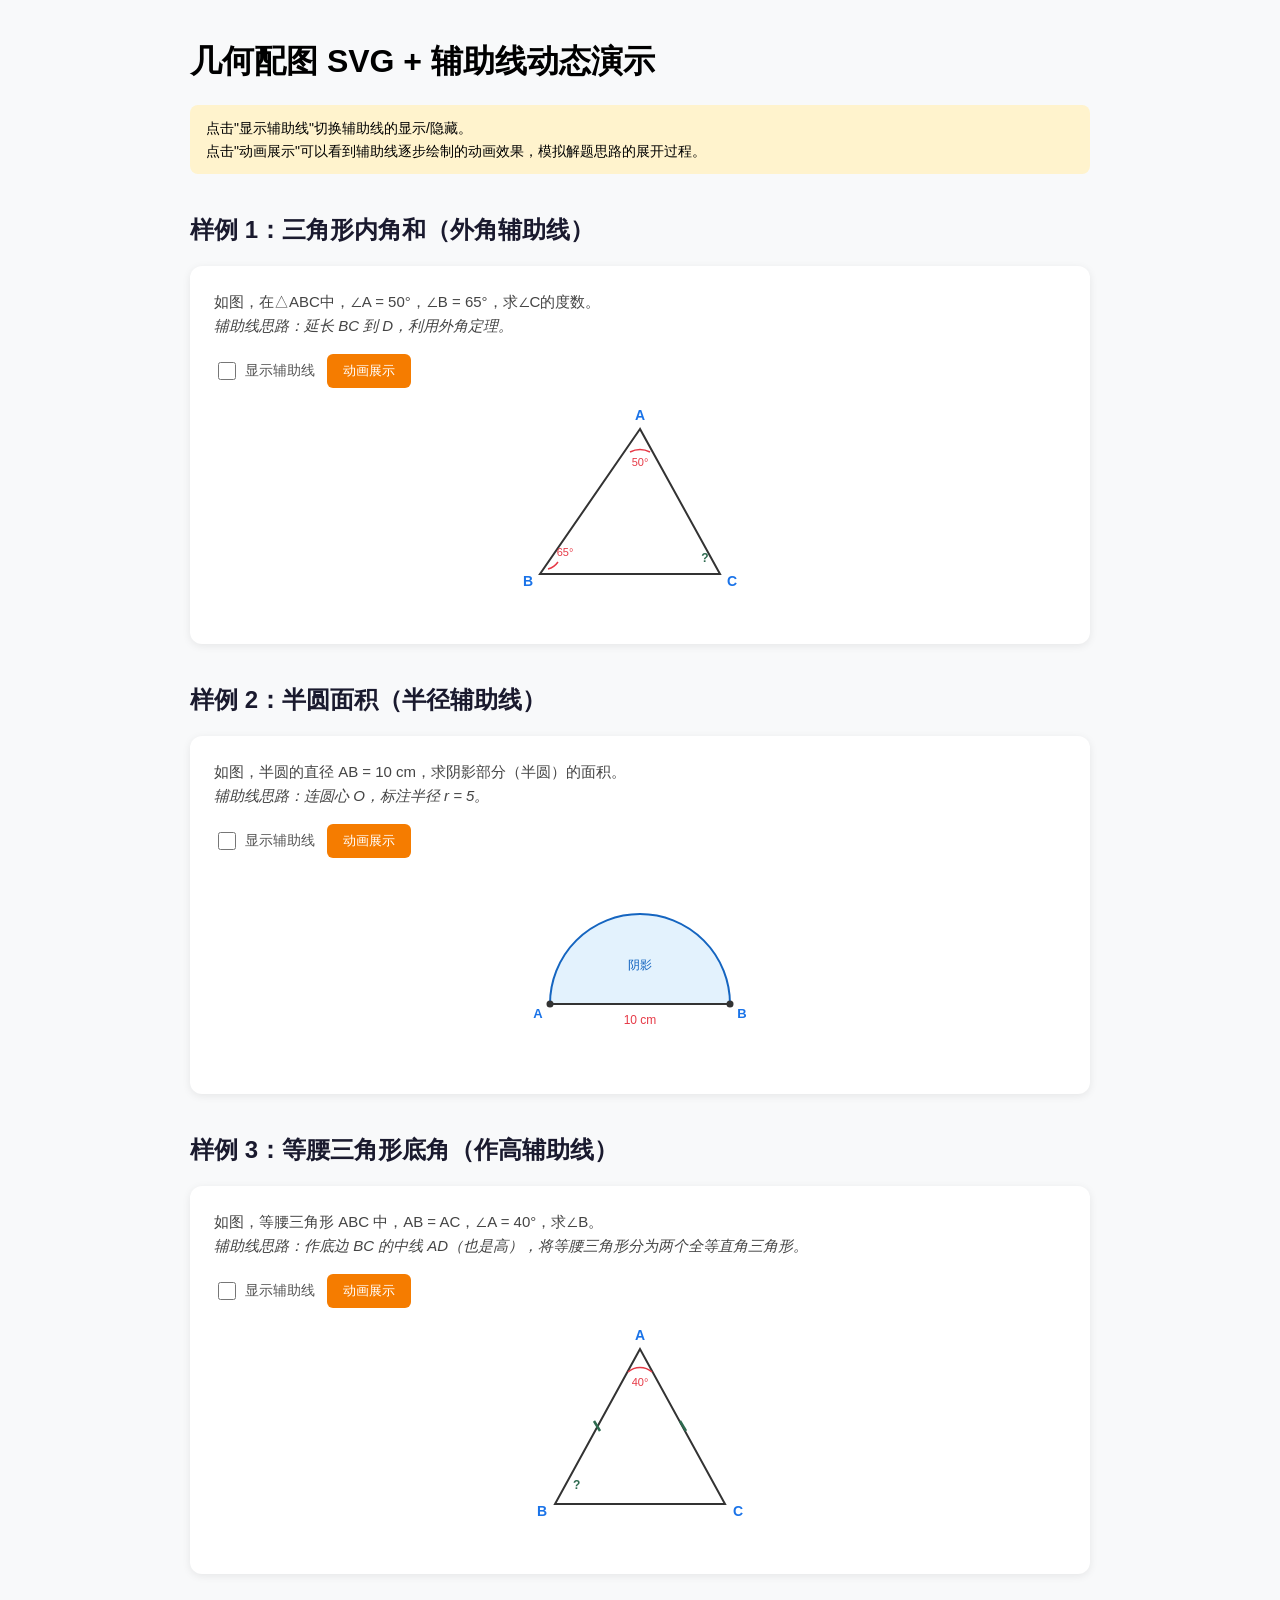
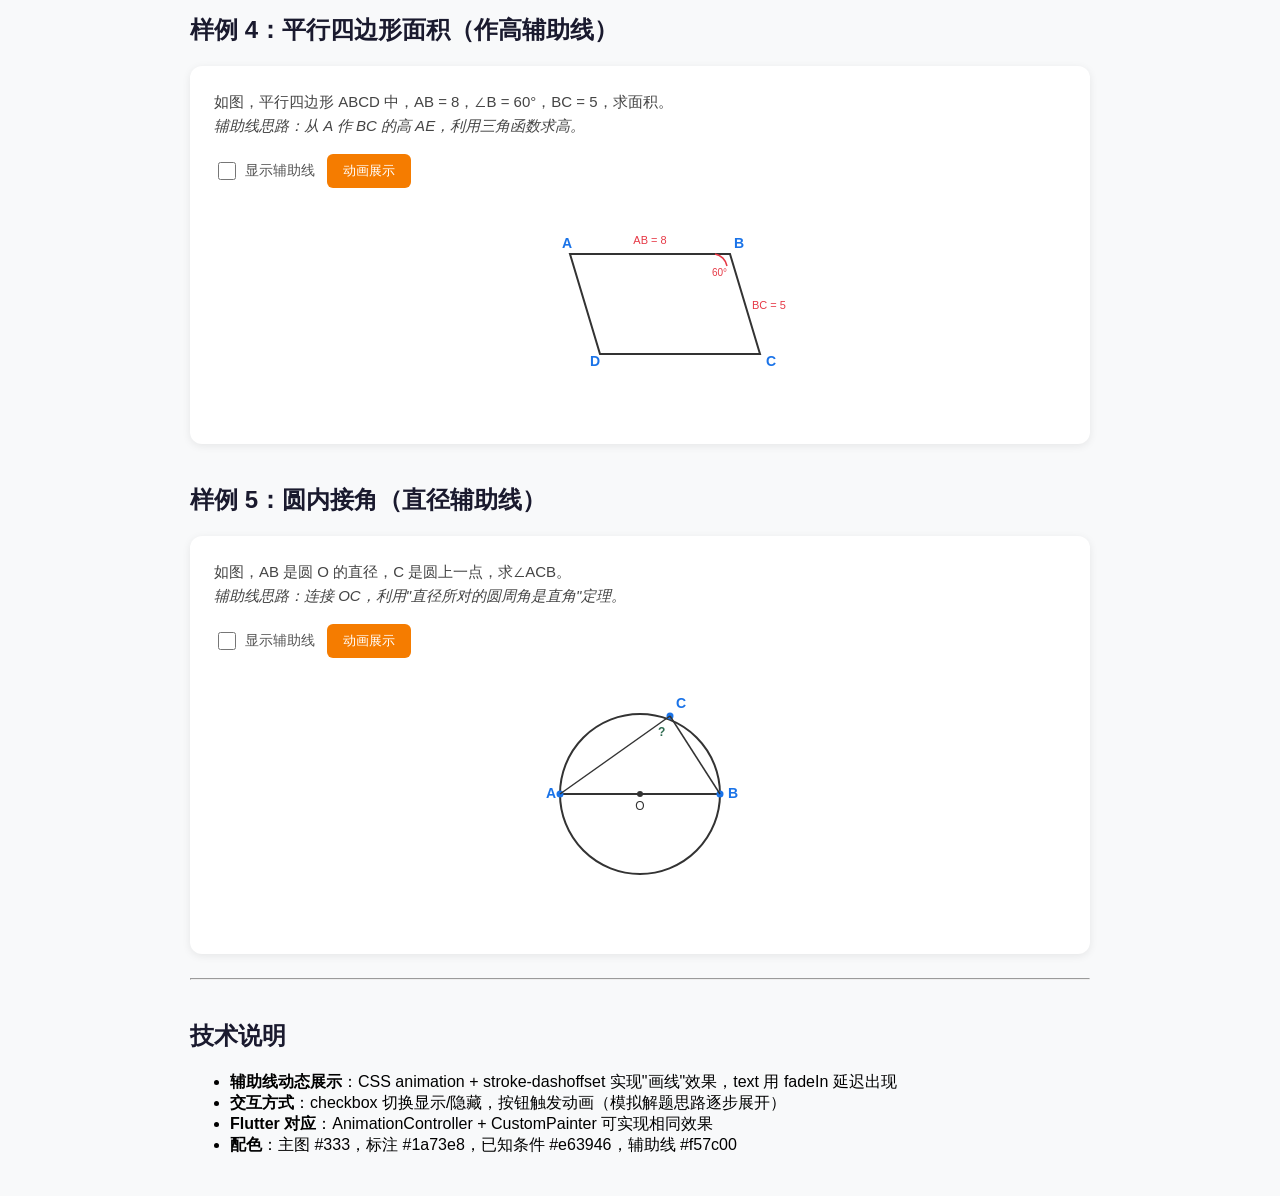
<file: frontend/test/tool/geometry_svg_auxiliary_demo.html>
<!DOCTYPE html>
<html lang="zh">
<head>
<meta charset="UTF-8">
<title>几何配图 SVG + 辅助线动态演示</title>
<style>
body { font-family: -apple-system, sans-serif; max-width: 900px; margin: 40px auto; padding: 0 20px; background: #f8f9fa; }
.exercise { background: white; border-radius: 12px; padding: 24px; margin-bottom: 24px; box-shadow: 0 2px 8px rgba(0,0,0,0.08); }
.exercise h3 { margin-top: 0; color: #333; }
.exercise .question { font-size: 15px; color: #444; margin-bottom: 16px; line-height: 1.6; }
.exercise svg { display: block; margin: 0 auto 16px; }
.controls { display: flex; align-items: center; gap: 12px; margin-bottom: 16px; flex-wrap: wrap; }
.controls label { font-size: 14px; color: #555; cursor: pointer; display: flex; align-items: center; gap: 6px; }
.controls input[type="checkbox"] { width: 18px; height: 18px; accent-color: #f57c00; }
.btn-animate { background: #f57c00; color: white; border: none; padding: 8px 16px; border-radius: 6px; cursor: pointer; font-size: 13px; transition: background 0.2s; }
.btn-animate:hover { background: #e65100; }
.btn-animate:disabled { background: #ccc; cursor: not-allowed; }
h2 { color: #1a1a2e; margin-top: 40px; }
.note { background: #fff3cd; padding: 12px 16px; border-radius: 8px; margin-bottom: 24px; font-size: 14px; line-height: 1.6; }

/* 辅助线动画 */
.auxiliary { opacity: 0; transition: opacity 0.6s ease; }
.auxiliary.visible { opacity: 1; }
.auxiliary.animate { animation: drawIn 0.8s ease forwards; }

@keyframes drawIn {
  from { stroke-dashoffset: 200; opacity: 0; }
  to { stroke-dashoffset: 0; opacity: 1; }
}

.aux-line-animated {
  stroke-dasharray: 200;
  stroke-dashoffset: 200;
}
.aux-line-animated.draw {
  animation: strokeDraw 1s ease forwards;
}
@keyframes strokeDraw {
  to { stroke-dashoffset: 0; }
}

.aux-text-animated {
  opacity: 0;
}
.aux-text-animated.show {
  animation: fadeIn 0.5s ease 0.6s forwards;
}
@keyframes fadeIn {
  to { opacity: 1; }
}

.aux-area-animated {
  opacity: 0;
}
.aux-area-animated.show {
  animation: fadeIn 0.5s ease 0.8s forwards;
}
</style>
</head>
<body>
<h1>几何配图 SVG + 辅助线动态演示</h1>
<p class="note">
  点击"显示辅助线"切换辅助线的显示/隐藏。<br>
  点击"动画展示"可以看到辅助线逐步绘制的动画效果，模拟解题思路的展开过程。
</p>

<!-- 样例 1：三角形外角 -->
<h2>样例 1：三角形内角和（外角辅助线）</h2>
<div class="exercise">
  <div class="question">如图，在△ABC中，∠A = 50°，∠B = 65°，求∠C的度数。<br><em>辅助线思路：延长 BC 到 D，利用外角定理。</em></div>
  <div class="controls">
    <label><input type="checkbox" id="aux1" onchange="toggleAux(1)"> 显示辅助线</label>
    <button class="btn-animate" onclick="animateAux(1)">动画展示</button>
  </div>
  <svg id="svg1" width="280" height="200" viewBox="0 0 280 200">
    <!-- 主图形：三角形 -->
    <polygon points="140,25 40,170 220,170" fill="none" stroke="#333" stroke-width="2"/>
    <!-- 顶点标注 -->
    <text x="140" y="16" font-size="14" text-anchor="middle" fill="#1a73e8" font-weight="bold">A</text>
    <text x="28" y="182" font-size="14" text-anchor="middle" fill="#1a73e8" font-weight="bold">B</text>
    <text x="232" y="182" font-size="14" text-anchor="middle" fill="#1a73e8" font-weight="bold">C</text>
    <!-- 角度标注 -->
    <path d="M 130,48 A 22,22 0 0,1 150,48" fill="none" stroke="#e63946" stroke-width="1.5"/>
    <text x="140" y="62" font-size="11" text-anchor="middle" fill="#e63946">50°</text>
    <path d="M 58,158 A 18,18 0 0,1 48,165" fill="none" stroke="#e63946" stroke-width="1.5"/>
    <text x="65" y="152" font-size="11" text-anchor="middle" fill="#e63946">65°</text>
    <text x="205" y="158" font-size="12" text-anchor="middle" fill="#2d6a4f" font-weight="bold">?</text>

    <!-- 辅助线组 -->
    <g class="auxiliary" id="aux-group-1">
      <line class="aux-line-animated" x1="220" y1="170" x2="270" y2="170" stroke="#f57c00" stroke-width="2" stroke-dasharray="6,4"/>
      <text class="aux-text-animated" x="272" y="174" font-size="13" fill="#f57c00" font-weight="bold">D</text>
      <!-- 外角弧 -->
      <path class="aux-line-animated" d="M 235,170 A 15,15 0 0,0 228,158" fill="none" stroke="#f57c00" stroke-width="1.5"/>
      <text class="aux-text-animated" x="242" y="155" font-size="10" fill="#f57c00">∠ACD=115°</text>
      <!-- 解题提示 -->
      <text class="aux-text-animated" x="180" y="195" font-size="10" fill="#888">外角 = 两个不相邻内角之和</text>
    </g>
  </svg>
</div>

<!-- 样例 2：半圆面积（连半径辅助线） -->
<h2>样例 2：半圆面积（半径辅助线）</h2>
<div class="exercise">
  <div class="question">如图，半圆的直径 AB = 10 cm，求阴影部分（半圆）的面积。<br><em>辅助线思路：连圆心 O，标注半径 r = 5。</em></div>
  <div class="controls">
    <label><input type="checkbox" id="aux2" onchange="toggleAux(2)"> 显示辅助线</label>
    <button class="btn-animate" onclick="animateAux(2)">动画展示</button>
  </div>
  <svg id="svg2" width="280" height="180" viewBox="0 0 280 180">
    <!-- 半圆 -->
    <path d="M 50,130 A 90,90 0 0,1 230,130" fill="#e3f2fd" stroke="#1565c0" stroke-width="2"/>
    <!-- 直径 -->
    <line x1="50" y1="130" x2="230" y2="130" stroke="#333" stroke-width="2"/>
    <!-- 端点 -->
    <circle cx="50" cy="130" r="3.5" fill="#333"/>
    <circle cx="230" cy="130" r="3.5" fill="#333"/>
    <!-- 标注 -->
    <text x="38" y="144" font-size="13" text-anchor="middle" fill="#1a73e8" font-weight="bold">A</text>
    <text x="242" y="144" font-size="13" text-anchor="middle" fill="#1a73e8" font-weight="bold">B</text>
    <text x="140" y="150" font-size="12" text-anchor="middle" fill="#e63946">10 cm</text>
    <text x="140" y="95" font-size="12" text-anchor="middle" fill="#1565c0">阴影</text>

    <!-- 辅助线组 -->
    <g class="auxiliary" id="aux-group-2">
      <!-- 圆心 -->
      <circle class="aux-area-animated" cx="140" cy="130" r="4" fill="#f57c00"/>
      <text class="aux-text-animated" x="140" y="120" font-size="12" text-anchor="middle" fill="#f57c00" font-weight="bold">O</text>
      <!-- 半径线 -->
      <line class="aux-line-animated" x1="140" y1="130" x2="140" y2="40" stroke="#f57c00" stroke-width="1.8" stroke-dasharray="5,3"/>
      <text class="aux-text-animated" x="152" y="85" font-size="11" fill="#f57c00">r = 5</text>
      <!-- 另一条半径 -->
      <line class="aux-line-animated" x1="140" y1="130" x2="203" y2="62" stroke="#f57c00" stroke-width="1.5" stroke-dasharray="5,3"/>
      <text class="aux-text-animated" x="180" y="82" font-size="10" fill="#888">S = πr²/2 = 25π/2</text>
    </g>
  </svg>
</div>

<!-- 样例 3：等腰三角形（底边中线/高） -->
<h2>样例 3：等腰三角形底角（作高辅助线）</h2>
<div class="exercise">
  <div class="question">如图，等腰三角形 ABC 中，AB = AC，∠A = 40°，求∠B。<br><em>辅助线思路：作底边 BC 的中线 AD（也是高），将等腰三角形分为两个全等直角三角形。</em></div>
  <div class="controls">
    <label><input type="checkbox" id="aux3" onchange="toggleAux(3)"> 显示辅助线</label>
    <button class="btn-animate" onclick="animateAux(3)">动画展示</button>
  </div>
  <svg id="svg3" width="260" height="210" viewBox="0 0 260 210">
    <!-- 等腰三角形 -->
    <polygon points="130,25 45,180 215,180" fill="none" stroke="#333" stroke-width="2"/>
    <!-- 等边标记 -->
    <line x1="84" y1="97" x2="90" y2="107" stroke="#2d6a4f" stroke-width="2.5"/>
    <line x1="170" y1="97" x2="176" y2="107" stroke="#2d6a4f" stroke-width="2.5"/>
    <!-- 顶点标注 -->
    <text x="130" y="16" font-size="14" text-anchor="middle" fill="#1a73e8" font-weight="bold">A</text>
    <text x="32" y="192" font-size="14" text-anchor="middle" fill="#1a73e8" font-weight="bold">B</text>
    <text x="228" y="192" font-size="14" text-anchor="middle" fill="#1a73e8" font-weight="bold">C</text>
    <!-- 角度 -->
    <path d="M 118,48 A 18,18 0 0,1 142,48" fill="none" stroke="#e63946" stroke-width="1.5"/>
    <text x="130" y="62" font-size="11" text-anchor="middle" fill="#e63946">40°</text>
    <text x="63" y="165" font-size="12" fill="#2d6a4f" font-weight="bold">?</text>

    <!-- 辅助线组 -->
    <g class="auxiliary" id="aux-group-3">
      <!-- 中线/高 AD -->
      <line class="aux-line-animated" x1="130" y1="25" x2="130" y2="180" stroke="#f57c00" stroke-width="2" stroke-dasharray="6,4"/>
      <!-- D 点 -->
      <circle class="aux-area-animated" cx="130" cy="180" r="3" fill="#f57c00"/>
      <text class="aux-text-animated" x="130" y="198" font-size="13" text-anchor="middle" fill="#f57c00" font-weight="bold">D</text>
      <!-- 直角标记 -->
      <path class="aux-area-animated" d="M 130,180 L 130,170 L 140,170" fill="none" stroke="#f57c00" stroke-width="1.5"/>
      <!-- 角度标注 -->
      <text class="aux-text-animated" x="155" y="168" font-size="10" fill="#f57c00">90°</text>
      <!-- 解题提示 -->
      <text class="aux-text-animated" x="130" y="208" font-size="10" text-anchor="middle" fill="#888">∠B = (180° - 40°) / 2 = 70°</text>
    </g>
  </svg>
</div>

<!-- 样例 4：平行四边形对角线 -->
<h2>样例 4：平行四边形面积（作高辅助线）</h2>
<div class="exercise">
  <div class="question">如图，平行四边形 ABCD 中，AB = 8，∠B = 60°，BC = 5，求面积。<br><em>辅助线思路：从 A 作 BC 的高 AE，利用三角函数求高。</em></div>
  <div class="controls">
    <label><input type="checkbox" id="aux4" onchange="toggleAux(4)"> 显示辅助线</label>
    <button class="btn-animate" onclick="animateAux(4)">动画展示</button>
  </div>
  <svg id="svg4" width="300" height="200" viewBox="0 0 300 200">
    <!-- 平行四边形 -->
    <polygon points="80,50 240,50 270,150 110,150" fill="none" stroke="#333" stroke-width="2"/>
    <!-- 顶点标注 -->
    <text x="72" y="44" font-size="14" fill="#1a73e8" font-weight="bold">A</text>
    <text x="244" y="44" font-size="14" fill="#1a73e8" font-weight="bold">B</text>
    <text x="276" y="162" font-size="14" fill="#1a73e8" font-weight="bold">C</text>
    <text x="100" y="162" font-size="14" fill="#1a73e8" font-weight="bold">D</text>
    <!-- 边长标注 -->
    <text x="160" y="40" font-size="11" text-anchor="middle" fill="#e63946">AB = 8</text>
    <text x="262" y="105" font-size="11" fill="#e63946">BC = 5</text>
    <!-- 角度 -->
    <path d="M 225,50 A 15,15 0 0,1 237,62" fill="none" stroke="#e63946" stroke-width="1.5"/>
    <text x="222" y="72" font-size="10" fill="#e63946">60°</text>

    <!-- 辅助线组 -->
    <g class="auxiliary" id="aux-group-4">
      <!-- 高 AE -->
      <line class="aux-line-animated" x1="80" y1="50" x2="80" y2="150" stroke="#f57c00" stroke-width="2" stroke-dasharray="6,4"/>
      <!-- E 点 -->
      <circle class="aux-area-animated" cx="80" cy="150" r="3" fill="#f57c00"/>
      <text class="aux-text-animated" x="70" y="164" font-size="12" fill="#f57c00" font-weight="bold">E</text>
      <!-- 直角标记 -->
      <path class="aux-area-animated" d="M 80,150 L 80,140 L 90,140" fill="none" stroke="#f57c00" stroke-width="1.5"/>
      <!-- 高的标注 -->
      <text class="aux-text-animated" x="60" y="105" font-size="11" fill="#f57c00">h</text>
      <!-- 计算提示 -->
      <text class="aux-text-animated" x="150" y="185" font-size="10" fill="#888">h = BC·sin60° = 5·(√3/2) ≈ 4.33</text>
      <text class="aux-text-animated" x="150" y="198" font-size="10" fill="#888">S = AB·h = 8 × 4.33 ≈ 20√3</text>
    </g>
  </svg>
</div>

<!-- 样例 5：圆内接三角形（连直径辅助线） -->
<h2>样例 5：圆内接角（直径辅助线）</h2>
<div class="exercise">
  <div class="question">如图，AB 是圆 O 的直径，C 是圆上一点，求∠ACB。<br><em>辅助线思路：连接 OC，利用"直径所对的圆周角是直角"定理。</em></div>
  <div class="controls">
    <label><input type="checkbox" id="aux5" onchange="toggleAux(5)"> 显示辅助线</label>
    <button class="btn-animate" onclick="animateAux(5)">动画展示</button>
  </div>
  <svg id="svg5" width="280" height="240" viewBox="0 0 280 240">
    <!-- 圆 -->
    <circle cx="140" cy="120" r="80" fill="none" stroke="#333" stroke-width="2"/>
    <!-- 直径 AB -->
    <line x1="60" y1="120" x2="220" y2="120" stroke="#333" stroke-width="2"/>
    <!-- 圆心 -->
    <circle cx="140" cy="120" r="3" fill="#333"/>
    <text x="140" y="136" font-size="12" text-anchor="middle" fill="#333">O</text>
    <!-- A, B 端点 -->
    <circle cx="60" cy="120" r="3.5" fill="#1a73e8"/>
    <circle cx="220" cy="120" r="3.5" fill="#1a73e8"/>
    <text x="46" y="124" font-size="14" fill="#1a73e8" font-weight="bold">A</text>
    <text x="228" y="124" font-size="14" fill="#1a73e8" font-weight="bold">B</text>
    <!-- C 点（圆上） -->
    <circle cx="170" cy="42" r="3.5" fill="#1a73e8"/>
    <text x="176" y="34" font-size="14" fill="#1a73e8" font-weight="bold">C</text>
    <!-- AC, BC -->
    <line x1="60" y1="120" x2="170" y2="42" stroke="#333" stroke-width="1.5"/>
    <line x1="220" y1="120" x2="170" y2="42" stroke="#333" stroke-width="1.5"/>
    <!-- 求解 -->
    <text x="158" y="62" font-size="12" fill="#2d6a4f" font-weight="bold">?</text>

    <!-- 辅助线组 -->
    <g class="auxiliary" id="aux-group-5">
      <!-- OC 连线 -->
      <line class="aux-line-animated" x1="140" y1="120" x2="170" y2="42" stroke="#f57c00" stroke-width="2" stroke-dasharray="6,4"/>
      <text class="aux-text-animated" x="148" y="82" font-size="10" fill="#f57c00">r</text>
      <!-- OA = OC = OB 标记 -->
      <text class="aux-text-animated" x="95" y="112" font-size="10" fill="#f57c00">r</text>
      <text class="aux-text-animated" x="185" y="112" font-size="10" fill="#f57c00">r</text>
      <!-- 直角标记 -->
      <path class="aux-area-animated" d="M 165,50 L 158,52 L 160,59" fill="none" stroke="#f57c00" stroke-width="2"/>
      <!-- 结论 -->
      <text class="aux-text-animated" x="140" y="220" font-size="11" text-anchor="middle" fill="#f57c00">直径所对圆周角 = 90°</text>
      <text class="aux-text-animated" x="140" y="235" font-size="10" text-anchor="middle" fill="#888">∠ACB = 90°</text>
    </g>
  </svg>
</div>

<hr>
<h2>技术说明</h2>
<ul>
  <li><strong>辅助线动态展示</strong>：CSS animation + stroke-dashoffset 实现"画线"效果，text 用 fadeIn 延迟出现</li>
  <li><strong>交互方式</strong>：checkbox 切换显示/隐藏，按钮触发动画（模拟解题思路逐步展开）</li>
  <li><strong>Flutter 对应</strong>：AnimationController + CustomPainter 可实现相同效果</li>
  <li><strong>配色</strong>：主图 #333，标注 #1a73e8，已知条件 #e63946，辅助线 #f57c00</li>
</ul>

<script>
function toggleAux(n) {
  const group = document.getElementById('aux-group-' + n);
  const checkbox = document.getElementById('aux' + n);
  if (checkbox.checked) {
    group.classList.add('visible');
    // 重置动画类
    group.querySelectorAll('.aux-line-animated').forEach(el => el.classList.remove('draw'));
    group.querySelectorAll('.aux-text-animated').forEach(el => el.classList.remove('show'));
    group.querySelectorAll('.aux-area-animated').forEach(el => el.classList.remove('show'));
  } else {
    group.classList.remove('visible');
  }
}

function animateAux(n) {
  const group = document.getElementById('aux-group-' + n);
  const checkbox = document.getElementById('aux' + n);

  // 先隐藏
  group.classList.remove('visible');
  group.querySelectorAll('.aux-line-animated').forEach(el => el.classList.remove('draw'));
  group.querySelectorAll('.aux-text-animated').forEach(el => el.classList.remove('show'));
  group.querySelectorAll('.aux-area-animated').forEach(el => el.classList.remove('show'));

  // 短暂延迟后开始动画
  setTimeout(() => {
    group.classList.add('visible');
    checkbox.checked = true;

    // 逐步触发动画
    const lines = group.querySelectorAll('.aux-line-animated');
    const texts = group.querySelectorAll('.aux-text-animated');
    const areas = group.querySelectorAll('.aux-area-animated');

    lines.forEach((el, i) => {
      setTimeout(() => el.classList.add('draw'), i * 400);
    });
    texts.forEach((el, i) => {
      setTimeout(() => el.classList.add('show'), 300 + i * 350);
    });
    areas.forEach((el, i) => {
      setTimeout(() => el.classList.add('show'), 200 + i * 300);
    });
  }, 200);
}
</script>
</body>
</html>
</file>
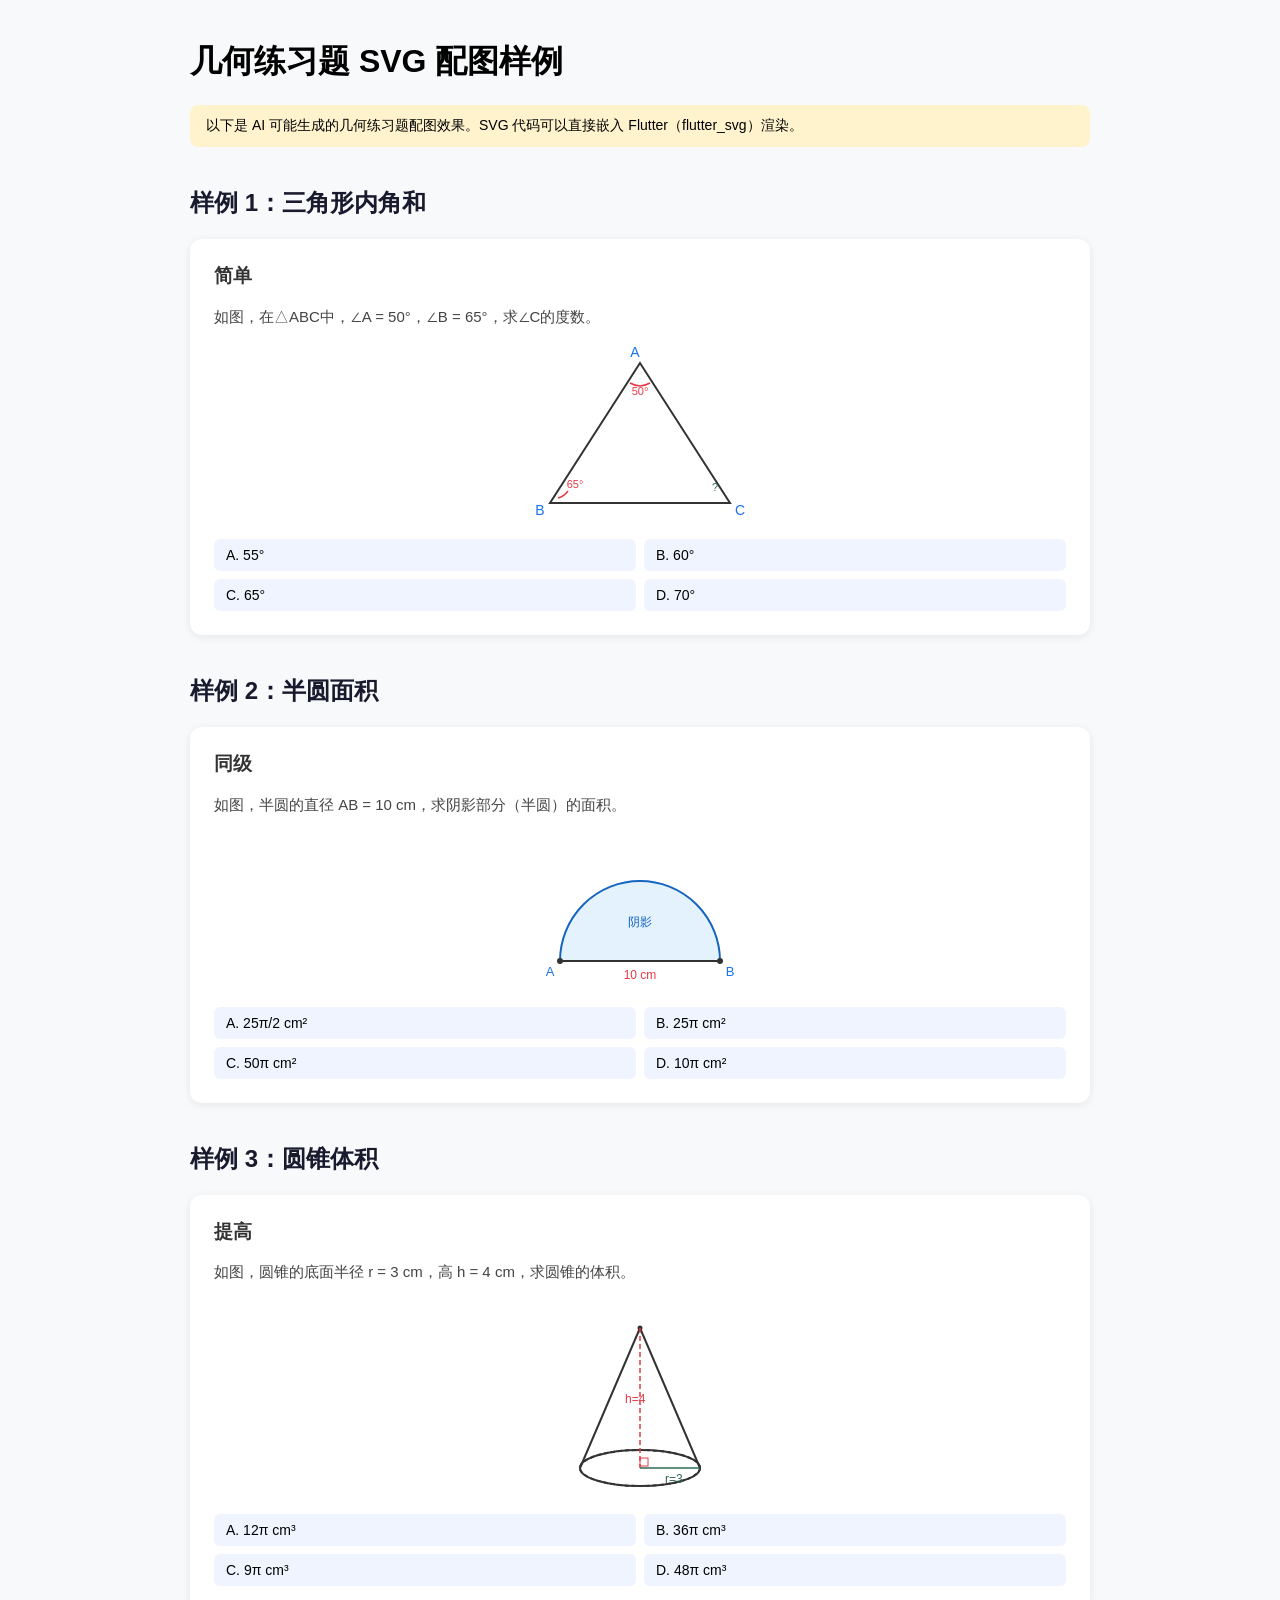
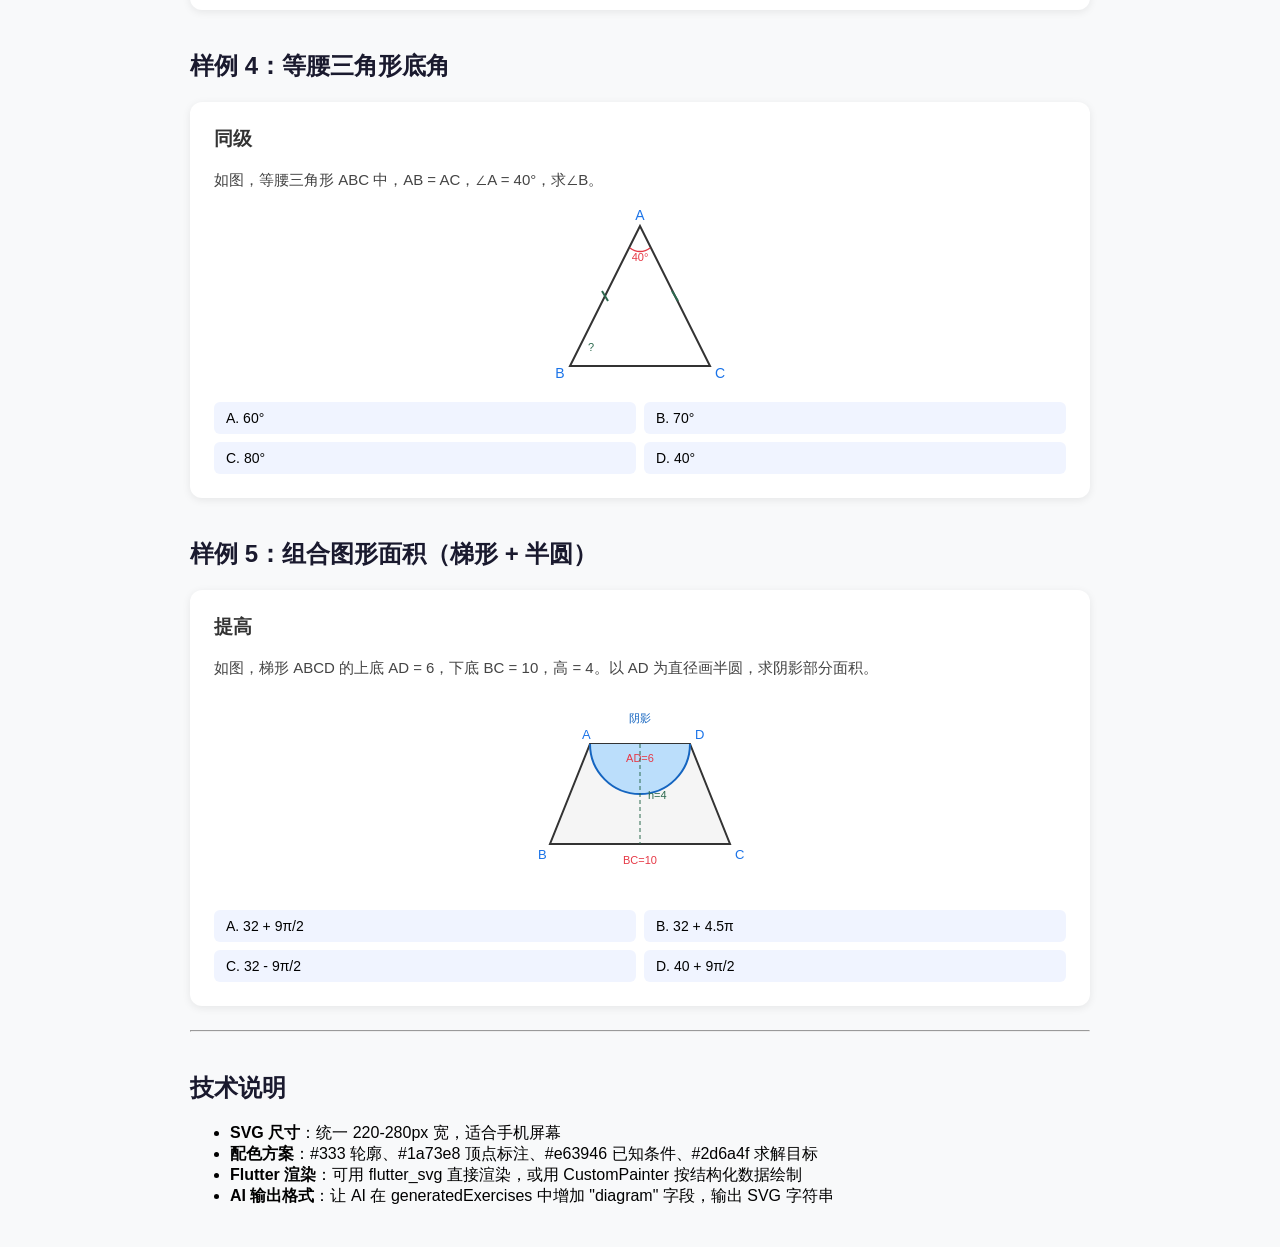
<file: frontend/test/tool/geometry_svg_samples.html>
<!DOCTYPE html>
<html lang="zh">
<head>
<meta charset="UTF-8">
<title>几何练习题 SVG 配图样例</title>
<style>
body { font-family: -apple-system, sans-serif; max-width: 900px; margin: 40px auto; padding: 0 20px; background: #f8f9fa; }
.exercise { background: white; border-radius: 12px; padding: 24px; margin-bottom: 24px; box-shadow: 0 2px 8px rgba(0,0,0,0.08); }
.exercise h3 { margin-top: 0; color: #333; }
.exercise .question { font-size: 15px; color: #444; margin-bottom: 16px; }
.exercise svg { display: block; margin: 0 auto 16px; }
.exercise .options { display: grid; grid-template-columns: 1fr 1fr; gap: 8px; }
.exercise .options span { background: #f0f4ff; padding: 8px 12px; border-radius: 6px; font-size: 14px; }
h2 { color: #1a1a2e; margin-top: 40px; }
.note { background: #fff3cd; padding: 12px 16px; border-radius: 8px; margin-bottom: 24px; font-size: 14px; }
</style>
</head>
<body>
<h1>几何练习题 SVG 配图样例</h1>
<p class="note">以下是 AI 可能生成的几何练习题配图效果。SVG 代码可以直接嵌入 Flutter（flutter_svg）渲染。</p>

<h2>样例 1：三角形内角和</h2>
<div class="exercise">
  <h3>简单</h3>
  <div class="question">如图，在△ABC中，∠A = 50°，∠B = 65°，求∠C的度数。</div>
  <svg width="240" height="180" viewBox="0 0 240 180">
    <!-- 三角形 -->
    <polygon points="120,20 30,160 210,160" fill="none" stroke="#333" stroke-width="2"/>
    <!-- 顶点标注 -->
    <text x="115" y="14" font-size="14" text-anchor="middle" fill="#1a73e8">A</text>
    <text x="20" y="172" font-size="14" text-anchor="middle" fill="#1a73e8">B</text>
    <text x="220" y="172" font-size="14" text-anchor="middle" fill="#1a73e8">C</text>
    <!-- 角度标注 -->
    <path d="M 110,40 A 20,20 0 0,0 130,40" fill="none" stroke="#e63946" stroke-width="1.5"/>
    <text x="120" y="52" font-size="11" text-anchor="middle" fill="#e63946">50°</text>
    <path d="M 48,148 A 18,18 0 0,1 38,155" fill="none" stroke="#e63946" stroke-width="1.5"/>
    <text x="55" y="145" font-size="11" text-anchor="middle" fill="#e63946">65°</text>
    <text x="195" y="148" font-size="11" text-anchor="middle" fill="#2d6a4f">?</text>
  </svg>
  <div class="options">
    <span>A. 55°</span>
    <span>B. 60°</span>
    <span>C. 65°</span>
    <span>D. 70°</span>
  </div>
</div>

<h2>样例 2：半圆面积</h2>
<div class="exercise">
  <h3>同级</h3>
  <div class="question">如图，半圆的直径 AB = 10 cm，求阴影部分（半圆）的面积。</div>
  <svg width="260" height="160" viewBox="0 0 260 160">
    <!-- 半圆 -->
    <path d="M 50,130 A 80,80 0 0,1 210,130" fill="#e3f2fd" stroke="#1565c0" stroke-width="2"/>
    <!-- 直径 -->
    <line x1="50" y1="130" x2="210" y2="130" stroke="#333" stroke-width="2"/>
    <!-- 端点 -->
    <circle cx="50" cy="130" r="3" fill="#333"/>
    <circle cx="210" cy="130" r="3" fill="#333"/>
    <!-- 标注 -->
    <text x="40" y="145" font-size="13" text-anchor="middle" fill="#1a73e8">A</text>
    <text x="220" y="145" font-size="13" text-anchor="middle" fill="#1a73e8">B</text>
    <!-- 直径标注 -->
    <text x="130" y="148" font-size="12" text-anchor="middle" fill="#e63946">10 cm</text>
    <!-- 阴影标注 -->
    <text x="130" y="95" font-size="12" text-anchor="middle" fill="#1565c0">阴影</text>
  </svg>
  <div class="options">
    <span>A. 25π/2 cm²</span>
    <span>B. 25π cm²</span>
    <span>C. 50π cm²</span>
    <span>D. 10π cm²</span>
  </div>
</div>

<h2>样例 3：圆锥体积</h2>
<div class="exercise">
  <h3>提高</h3>
  <div class="question">如图，圆锥的底面半径 r = 3 cm，高 h = 4 cm，求圆锥的体积。</div>
  <svg width="220" height="200" viewBox="0 0 220 200">
    <!-- 底面椭圆 -->
    <ellipse cx="110" cy="170" rx="60" ry="18" fill="none" stroke="#333" stroke-width="2" stroke-dasharray="4,3"/>
    <ellipse cx="110" cy="170" rx="60" ry="18" fill="none" stroke="#333" stroke-width="2" clip-path="url(#bottom-half)"/>
    <!-- 侧面 -->
    <line x1="110" y1="30" x2="50" y2="170" stroke="#333" stroke-width="2"/>
    <line x1="110" y1="30" x2="170" y2="170" stroke="#333" stroke-width="2"/>
    <!-- 顶点 -->
    <circle cx="110" cy="30" r="2.5" fill="#333"/>
    <!-- 高（虚线） -->
    <line x1="110" y1="30" x2="110" y2="170" stroke="#e63946" stroke-width="1.5" stroke-dasharray="5,3"/>
    <!-- 半径 -->
    <line x1="110" y1="170" x2="170" y2="170" stroke="#2d6a4f" stroke-width="1.5"/>
    <!-- 标注 -->
    <text x="95" y="105" font-size="12" fill="#e63946">h=4</text>
    <text x="135" y="185" font-size="12" fill="#2d6a4f">r=3</text>
    <!-- 直角标记 -->
    <rect x="110" y="160" width="8" height="8" fill="none" stroke="#e63946" stroke-width="1"/>
  </svg>
  <div class="options">
    <span>A. 12π cm³</span>
    <span>B. 36π cm³</span>
    <span>C. 9π cm³</span>
    <span>D. 48π cm³</span>
  </div>
</div>

<h2>样例 4：等腰三角形底角</h2>
<div class="exercise">
  <h3>同级</h3>
  <div class="question">如图，等腰三角形 ABC 中，AB = AC，∠A = 40°，求∠B。</div>
  <svg width="220" height="180" viewBox="0 0 220 180">
    <!-- 等腰三角形 -->
    <polygon points="110,20 40,160 180,160" fill="none" stroke="#333" stroke-width="2"/>
    <!-- 等边标记 -->
    <line x1="72" y1="85" x2="78" y2="95" stroke="#2d6a4f" stroke-width="2"/>
    <line x1="142" y1="85" x2="148" y2="95" stroke="#2d6a4f" stroke-width="2"/>
    <!-- 顶点标注 -->
    <text x="110" y="14" font-size="14" text-anchor="middle" fill="#1a73e8">A</text>
    <text x="30" y="172" font-size="14" text-anchor="middle" fill="#1a73e8">B</text>
    <text x="190" y="172" font-size="14" text-anchor="middle" fill="#1a73e8">C</text>
    <!-- 角度 -->
    <path d="M 100,42 A 16,16 0 0,0 120,42" fill="none" stroke="#e63946" stroke-width="1.5"/>
    <text x="110" y="55" font-size="11" text-anchor="middle" fill="#e63946">40°</text>
    <!-- 求解标注 -->
    <text x="58" y="145" font-size="11" fill="#2d6a4f">?</text>
  </svg>
  <div class="options">
    <span>A. 60°</span>
    <span>B. 70°</span>
    <span>C. 80°</span>
    <span>D. 40°</span>
  </div>
</div>

<h2>样例 5：组合图形面积（梯形 + 半圆）</h2>
<div class="exercise">
  <h3>提高</h3>
  <div class="question">如图，梯形 ABCD 的上底 AD = 6，下底 BC = 10，高 = 4。以 AD 为直径画半圆，求阴影部分面积。</div>
  <svg width="280" height="200" viewBox="0 0 280 200">
    <!-- 梯形 -->
    <polygon points="90,50 190,50 230,150 50,150" fill="#f5f5f5" stroke="#333" stroke-width="2"/>
    <!-- 半圆（在上底） -->
    <path d="M 90,50 A 50,50 0 0,0 190,50" fill="#bbdefb" stroke="#1565c0" stroke-width="2"/>
    <!-- 顶点标注 -->
    <text x="82" y="45" font-size="13" fill="#1a73e8">A</text>
    <text x="195" y="45" font-size="13" fill="#1a73e8">D</text>
    <text x="235" y="165" font-size="13" fill="#1a73e8">C</text>
    <text x="38" y="165" font-size="13" fill="#1a73e8">B</text>
    <!-- 尺寸标注 -->
    <text x="140" y="68" font-size="11" text-anchor="middle" fill="#e63946">AD=6</text>
    <text x="140" y="170" font-size="11" text-anchor="middle" fill="#e63946">BC=10</text>
    <!-- 高 -->
    <line x1="140" y1="50" x2="140" y2="150" stroke="#2d6a4f" stroke-width="1" stroke-dasharray="4,3"/>
    <text x="148" y="105" font-size="11" fill="#2d6a4f">h=4</text>
    <!-- 阴影标注 -->
    <text x="140" y="28" font-size="11" text-anchor="middle" fill="#1565c0">阴影</text>
  </svg>
  <div class="options">
    <span>A. 32 + 9π/2</span>
    <span>B. 32 + 4.5π</span>
    <span>C. 32 - 9π/2</span>
    <span>D. 40 + 9π/2</span>
  </div>
</div>

<hr>
<h2>技术说明</h2>
<ul>
  <li><strong>SVG 尺寸</strong>：统一 220-280px 宽，适合手机屏幕</li>
  <li><strong>配色方案</strong>：#333 轮廓、#1a73e8 顶点标注、#e63946 已知条件、#2d6a4f 求解目标</li>
  <li><strong>Flutter 渲染</strong>：可用 flutter_svg 直接渲染，或用 CustomPainter 按结构化数据绘制</li>
  <li><strong>AI 输出格式</strong>：让 AI 在 generatedExercises 中增加 "diagram" 字段，输出 SVG 字符串</li>
</ul>
</body>
</html>
</file>
